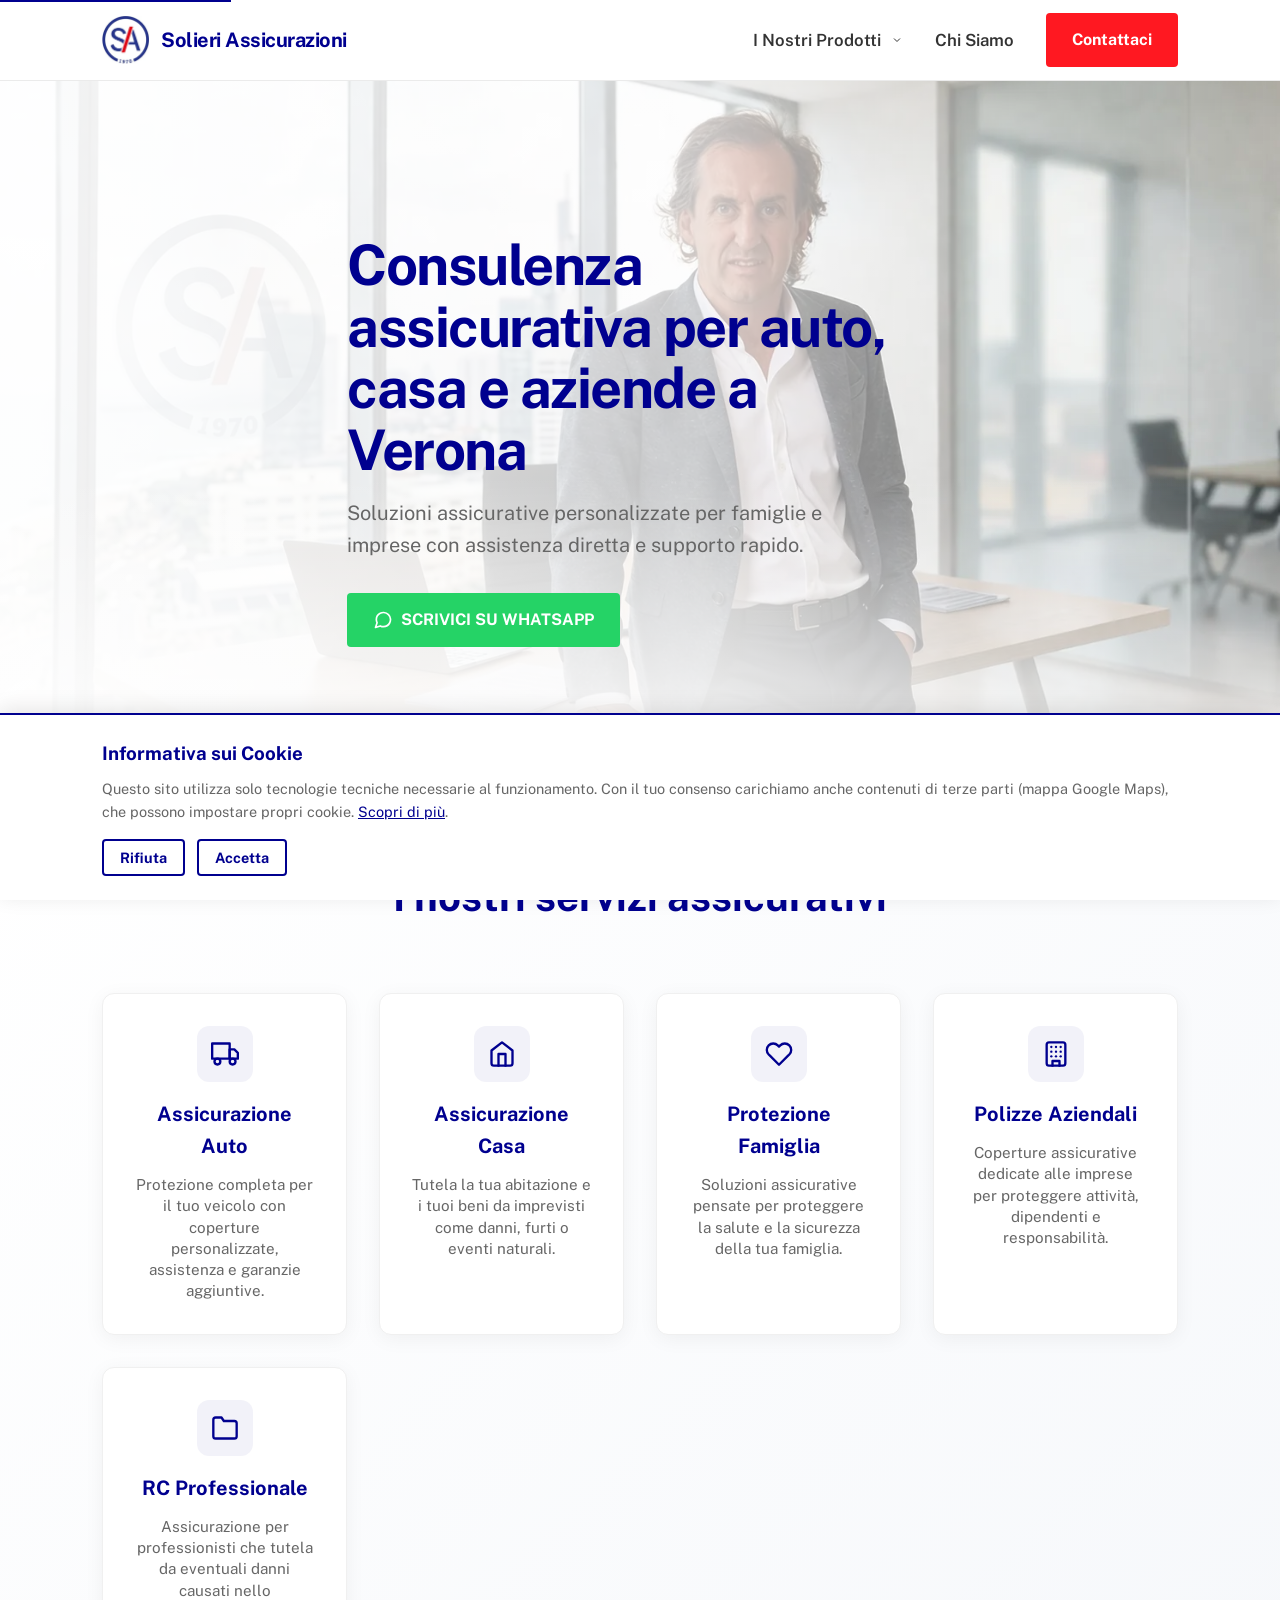
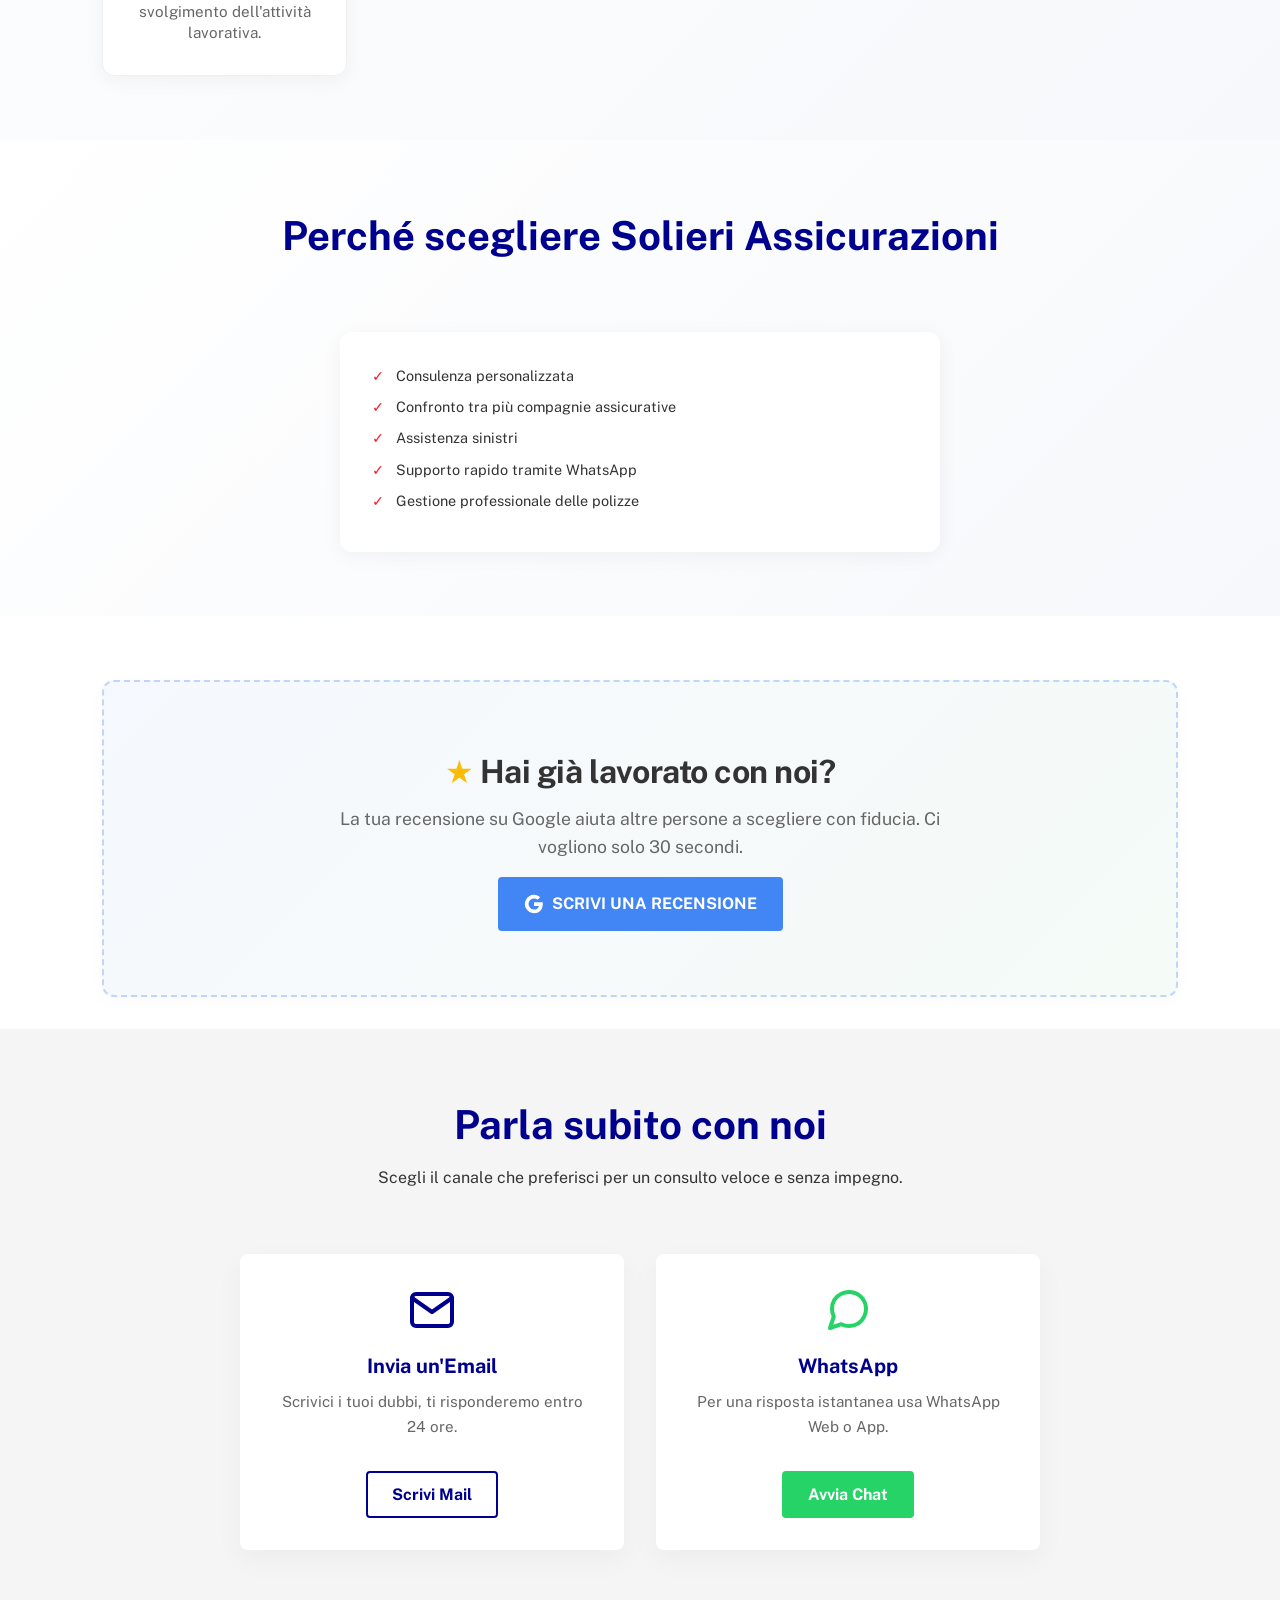
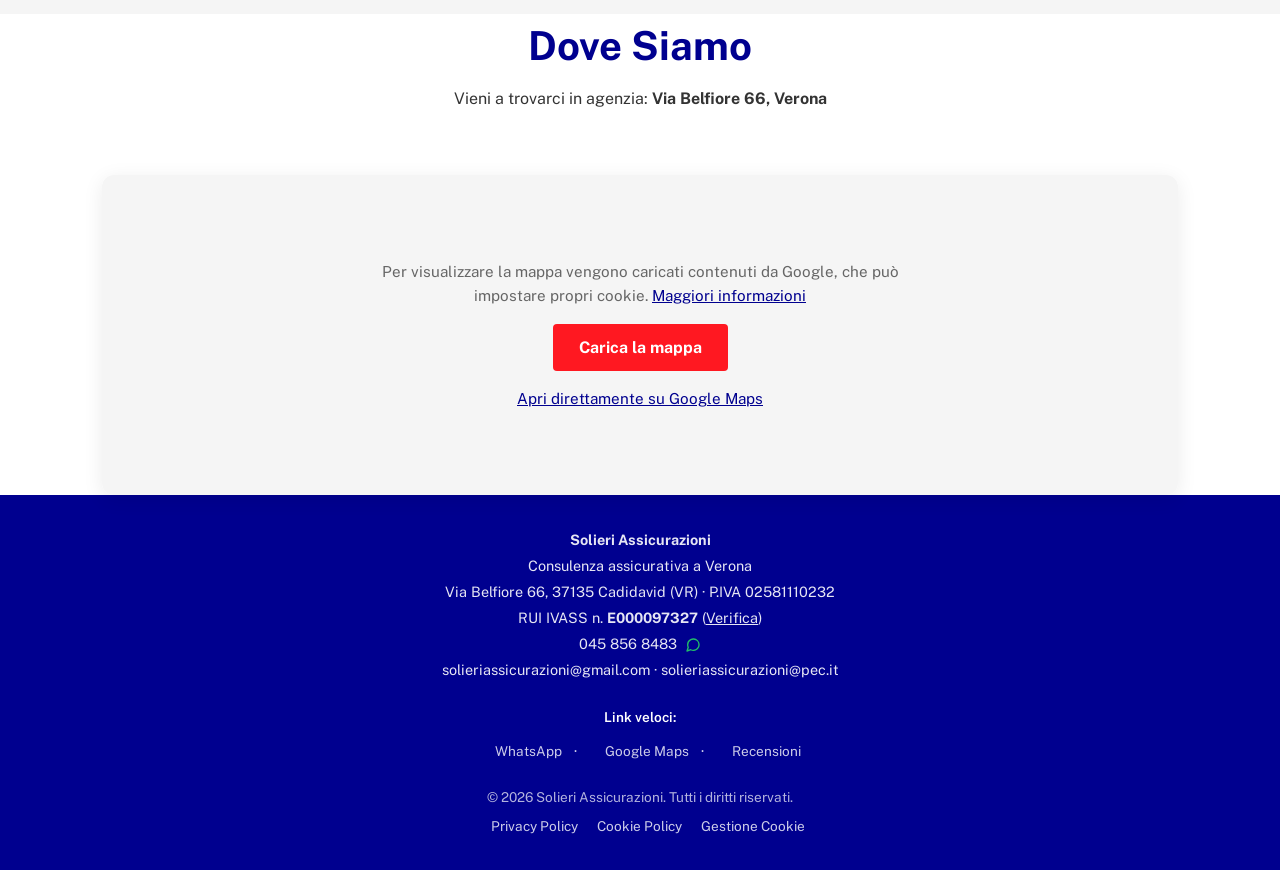
<file: index.html>
<!DOCTYPE html>
<html lang="it">

<head>
    <meta charset="UTF-8">
    <meta name="viewport" content="width=device-width, initial-scale=1.0">
    <title>Solieri Assicurazioni - Assicurazioni Auto, Casa e Aziende a Verona</title>
    <meta name="description"
        content="Solieri Assicurazioni offre consulenza per polizze auto, casa, famiglia e aziende a Verona. Contattaci per un preventivo o assistenza sulle tue polizze.">
    <meta name="robots" content="index, follow, max-image-preview:large">
    <meta name="theme-color" content="#00008f">
    <link rel="canonical" href="https://solieriassicurazioni.github.io/">

    <!-- Icone -->
    <link rel="icon" href="favicon.ico" sizes="any">
    <link rel="icon" type="image/png" sizes="32x32" href="assets/favicon-32.png">
    <link rel="apple-touch-icon" href="assets/apple-touch-icon.png">

    <!-- Open Graph / Social -->
    <meta property="og:type" content="website">
    <meta property="og:locale" content="it_IT">
    <meta property="og:site_name" content="Solieri Assicurazioni">
    <meta property="og:title" content="Solieri Assicurazioni - Assicurazioni Auto, Casa e Aziende a Verona">
    <meta property="og:description"
        content="Consulenza assicurativa per auto, casa, famiglia e aziende a Verona. Assistenza diretta e supporto rapido anche su WhatsApp.">
    <meta property="og:url" content="https://solieriassicurazioni.github.io/">
    <meta property="og:image" content="https://solieriassicurazioni.github.io/assets/og-image.jpg">
    <meta property="og:image:width" content="1200">
    <meta property="og:image:height" content="630">
    <meta property="og:image:alt" content="Solieri Assicurazioni, consulenza assicurativa a Verona">
    <meta name="twitter:card" content="summary_large_image">
    <meta name="twitter:title" content="Solieri Assicurazioni - Assicurazioni Auto, Casa e Aziende a Verona">
    <meta name="twitter:description"
        content="Consulenza assicurativa per auto, casa, famiglia e aziende a Verona.">
    <meta name="twitter:image" content="https://solieriassicurazioni.github.io/assets/og-image.jpg">

    <!-- Dati strutturati (SEO locale) -->
    <script type="application/ld+json">
    {
        "@context": "https://schema.org",
        "@type": "InsuranceAgency",
        "@id": "https://solieriassicurazioni.github.io/#agenzia",
        "name": "Solieri Assicurazioni",
        "alternateName": "Solieri Assicurazioni di Solieri Nicola",
        "description": "Consulenza assicurativa per auto, casa, famiglia, aziende e RC professionale a Verona.",
        "url": "https://solieriassicurazioni.github.io/",
        "logo": "https://solieriassicurazioni.github.io/assets/icon-512.png",
        "image": "https://solieriassicurazioni.github.io/assets/og-image.jpg",
        "telephone": "+39 045 856 8483",
        "email": "solieriassicurazioni@gmail.com",
        "vatID": "IT02581110232",
        "foundingDate": "1970",
        "address": {
            "@type": "PostalAddress",
            "streetAddress": "Via Belfiore 66",
            "addressLocality": "Cadidavid, Verona",
            "postalCode": "37135",
            "addressRegion": "VR",
            "addressCountry": "IT"
        },
        "geo": {
            "@type": "GeoCoordinates",
            "latitude": 45.3837509,
            "longitude": 10.9948099
        },
        "areaServed": { "@type": "City", "name": "Verona" },
        "sameAs": [
            "https://www.google.com/maps/place/Solieri+Assicurazioni+di+Solieri+Nicola/@45.3837509,10.9948099,17z"
        ],
        "contactPoint": {
            "@type": "ContactPoint",
            "telephone": "+39 045 856 8483",
            "contactType": "customer service",
            "availableLanguage": "it"
        }
    }
    </script>

    <!-- Hero: precarico dell'immagine ottimizzata -->
    <link rel="preload" as="image" href="assets/hero.webp" media="(min-width: 769px)">
    <link rel="preload" as="image" href="assets/hero-900.webp" media="(max-width: 768px)">

    <!-- Font ospitato in locale (nessuna richiesta a Google) -->
    <link rel="preload" href="assets/fonts/public-sans-latin.woff2" as="font" type="font/woff2" crossorigin>
    <link rel="stylesheet" href="assets/fonts/fonts.css">

    <link rel="stylesheet" href="style.css">
    <script src="script.js" defer></script>
</head>

<body>

    <!-- Hidden text for screen readers (skip link) -->
    <a href="#main-content" class="skip-link">Vai al contenuto principale</a>



    <header class="site-header">
        <div class="container header-container">
            <a href="#" class="brand-logo" aria-label="Home page Solieri Assicurazioni">
                <img src="assets/logo.webp" alt="" width="192" height="195" class="logo-img">
                <span class="logo-text">Solieri Assicurazioni</span>
            </a>
            <button class="menu-toggle" aria-label="Apri menu" aria-expanded="false" aria-controls="main-nav">
                <svg viewBox="0 0 24 24" fill="none" stroke="currentColor" stroke-width="2" stroke-linecap="round"
                    stroke-linejoin="round">
                    <line x1="3" y1="12" x2="21" y2="12"></line>
                    <line x1="3" y1="6" x2="21" y2="6"></line>
                    <line x1="3" y1="18" x2="21" y2="18"></line>
                </svg>
            </button>
            <nav aria-label="Navigazione principale" class="main-nav" id="main-nav">
                <div class="dropdown">
                    <button class="nav-link dropdown-btn" aria-expanded="false" aria-controls="products-menu">
                        <span class="nav-title">I Nostri Prodotti <svg aria-hidden="true" width="12"
                                height="12" viewBox="0 0 24 24" fill="none" stroke="currentColor" stroke-width="2">
                                <polyline points="6 9 12 15 18 9"></polyline>
                            </svg></span>
                    </button>
                    <div class="dropdown-content" id="products-menu">
                        <a href="#auto" class="dropdown-item">Assicurazione Auto</a>
                        <a href="#casa" class="dropdown-item">Assicurazione Casa</a>
                        <a href="#famiglia" class="dropdown-item">Protezione Famiglia</a>
                        <a href="#aziende" class="dropdown-item">Polizze Aziendali</a>
                        <a href="#rc" class="dropdown-item">Rc Professionale</a>
                    </div>
                </div>
                <a href="#why-us-section" class="nav-link">
                    <span class="nav-title">Chi Siamo</span>
                </a>
                <a href="#contact-section" class="btn btn-primary" aria-label="Richiedi informazioni">Contattaci</a>
            </nav>
        </div>
    </header>

    <main id="main-content">

        <!-- HERO SECTION -->
        <section class="hero observer-section">
            <div class="container hero-layout">
                <div class="hero-text fade-up">
                    <h1 class="hero-title">Consulenza assicurativa per auto, casa e aziende a Verona</h1>
                    <p class="hero-subtitle">Soluzioni assicurative personalizzate per famiglie e imprese con assistenza
                        diretta e supporto rapido.</p>
                    <!-- Valutazione Google: compare solo quando assets/reviews.json contiene dati -->
                    <a class="hero-rating" id="hero-rating" href="#reviews-section" hidden>
                        <span class="hero-rating-stars" aria-hidden="true">★★★★★</span>
                        <span id="hero-rating-text"></span>
                    </a>
                    <div class="hero-actions">
                        <a href="https://wa.me/390458568483" target="_blank" class="btn btn-primary bg-green btn-icon">
                            <svg viewBox="0 0 24 24" fill="none" class="icon-svg" width="20" height="20">
                                <path
                                    d="M21 11.5a8.38 8.38 0 01-.9 3.8 8.5 8.5 0 01-7.6 4.7 8.38 8.38 0 01-3.8-.9L3 21l1.9-5.7a8.38 8.38 0 01-.9-3.8 8.5 8.5 0 014.7-7.6 8.38 8.38 0 013.8-.9h.5a8.48 8.48 0 018 8v.5z"
                                    stroke="currentColor" stroke-width="2" stroke-linecap="round"
                                    stroke-linejoin="round" />
                            </svg>
                            SCRIVICI SU WHATSAPP
                        </a>
                    </div>
                </div>
            </div>
        </section>

        <!-- SERVIZI SECTION -->
        <section id="servizi-section" class="policies observer-section">
            <div class="container">
                <div class="policies-header fade-up">
                    <h2>I nostri servizi assicurativi</h2>
                </div>
                <div class="policies-grid policies-grid--services">
                    <div id="auto" class="policy-card fade-up delay-100 policy-card--center">
                        <div class="policy-icon">
                            <svg viewBox="0 0 24 24" fill="none" stroke="currentColor" stroke-width="2"
                                stroke-linecap="round" stroke-linejoin="round">
                                <rect x="1" y="3" width="15" height="13"></rect>
                                <polygon points="16 8 20 8 23 11 23 16 16 16 16 8"></polygon>
                                <circle cx="5.5" cy="18.5" r="2.5"></circle>
                                <circle cx="18.5" cy="18.5" r="2.5"></circle>
                            </svg>
                        </div>
                        <h3 class="policy-title">Assicurazione Auto</h3>
                        <p class="policy-text">
                            Protezione completa per il tuo veicolo con coperture personalizzate, assistenza e garanzie
                            aggiuntive.</p>
                    </div>
                    <div id="casa" class="policy-card fade-up delay-200 policy-card--center">
                        <div class="policy-icon">
                            <svg viewBox="0 0 24 24" fill="none" stroke="currentColor" stroke-width="2"
                                stroke-linecap="round" stroke-linejoin="round">
                                <path d="M3 9l9-7 9 7v11a2 2 0 0 1-2 2H5a2 2 0 0 1-2-2z"></path>
                                <polyline points="9 22 9 12 15 12 15 22"></polyline>
                            </svg>
                        </div>
                        <h3 class="policy-title">Assicurazione Casa</h3>
                        <p class="policy-text">
                            Tutela la tua abitazione e i tuoi beni da imprevisti come danni, furti o eventi naturali.
                        </p>
                    </div>
                    <div id="famiglia" class="policy-card fade-up delay-300 policy-card--center">
                        <div class="policy-icon">
                            <svg viewBox="0 0 24 24" fill="none" stroke="currentColor" stroke-width="2"
                                stroke-linecap="round" stroke-linejoin="round">
                                <path
                                    d="M20.84 4.61a5.5 5.5 0 0 0-7.78 0L12 5.67l-1.06-1.06a5.5 5.5 0 0 0-7.78 7.78l1.06 1.06L12 21.23l7.78-7.78 1.06-1.06a5.5 5.5 0 0 0 0-7.78z">
                                </path>
                            </svg>
                        </div>
                        <h3 class="policy-title">Protezione Famiglia</h3>
                        <p class="policy-text">
                            Soluzioni assicurative pensate per proteggere la salute e la sicurezza della tua famiglia.
                        </p>
                    </div>
                    <div id="aziende" class="policy-card fade-up delay-400 policy-card--center">
                        <div class="policy-icon">
                            <svg viewBox="0 0 24 24" fill="none" stroke="currentColor" stroke-width="2"
                                stroke-linecap="round" stroke-linejoin="round">
                                <rect x="4" y="2" width="16" height="20" rx="2" ry="2"></rect>
                                <path d="M9 22v-4h6v4"></path>
                                <path d="M8 6h.01"></path>
                                <path d="M16 6h.01"></path>
                                <path d="M12 6h.01"></path>
                                <path d="M12 10h.01"></path>
                                <path d="M12 14h.01"></path>
                                <path d="M16 10h.01"></path>
                                <path d="M16 14h.01"></path>
                                <path d="M8 10h.01"></path>
                                <path d="M8 14h.01"></path>
                            </svg>
                        </div>
                        <h3 class="policy-title">Polizze Aziendali</h3>
                        <p class="policy-text">
                            Coperture assicurative dedicate alle imprese per proteggere attività, dipendenti e
                            responsabilità.</p>
                    </div>
                    <div id="rc" class="policy-card fade-up delay-500 policy-card--center">
                        <div class="policy-icon">
                            <svg viewBox="0 0 24 24" fill="none" stroke="currentColor" stroke-width="2"
                                stroke-linecap="round" stroke-linejoin="round">
                                <path d="M22 19a2 2 0 0 1-2 2H4a2 2 0 0 1-2-2V5a2 2 0 0 1 2-2h5l2 3h9a2 2 0 0 1 2 2z">
                                </path>
                            </svg>
                        </div>
                        <h3 class="policy-title">RC Professionale</h3>
                        <p class="policy-text">
                            Assicurazione per professionisti che tutela da eventuali danni causati nello svolgimento
                            dell'attività lavorativa.</p>
                    </div>
                </div>
            </div>
        </section>

        <!-- WHY CHOOSE US SECTION -->
        <section id="why-us-section" class="policies observer-section bg-light">
            <div class="container">
                <div class="policies-header fade-up">
                    <h2>Perché scegliere Solieri Assicurazioni</h2>
                </div>
                <div class="fade-up delay-100 why-box">
                    <ul class="policy-features policy-features--lg">
                        <li>Consulenza personalizzata</li>
                        <li>Confronto tra più compagnie assicurative</li>
                        <li>Assistenza sinistri</li>
                        <li>Supporto rapido tramite WhatsApp</li>
                        <li>Gestione professionale delle polizze</li>
                    </ul>
                </div>
            </div>
        </section>

        <!-- RECENSIONI GOOGLE (caricate da assets/reviews.json; la sezione resta nascosta finché non ci sono dati) -->
        <section id="reviews-section" class="reviews observer-section" hidden>
            <div class="container">
                <div class="policies-header fade-up">
                    <h2>Cosa Dicono i Nostri Clienti</h2>
                    <p class="reviews-summary" id="reviews-summary"></p>
                </div>
                <div class="reviews-carousel fade-up delay-200" role="region" aria-roledescription="carosello"
                    aria-label="Recensioni Google">
                    <button class="carousel-btn prev" aria-label="Recensione precedente">&#10094;</button>
                    <div class="carousel-track-container">
                        <ul class="carousel-track" id="reviews-track"></ul>
                    </div>
                    <button class="carousel-btn next" aria-label="Recensione successiva">&#10095;</button>
                </div>
                <div class="carousel-nav fade-up delay-300" id="reviews-dots"></div>
                <p class="reviews-credit">Recensioni pubblicate su Google &middot; <a id="reviews-all"
                        href="https://www.google.com/maps/place/Solieri+Assicurazioni+di+Solieri+Nicola/@45.3837509,10.9948099,17z/data=!4m8!3m7!1s0x477f608af58a26b1:0xb82ae75795a6b2fa!8m2!3d45.3837509!4d10.9948099!9m1!1b1!16s%2Fg%2F12hk3jz4g" target="_blank" rel="noopener noreferrer">Leggi tutte le recensioni</a></p>
            </div>
        </section>

        <!-- INVITO A RECENSIRE SU GOOGLE -->
        <section class="review-promo observer-section">
            <div class="container">
                <div class="review-box fade-up">
                    <div class="review-content">
                        <h2><span class="star-gold">★</span> Hai già lavorato con noi?</h2>
                        <p>La tua recensione su Google aiuta altre persone a scegliere con fiducia. Ci vogliono solo 30
                            secondi.</p>
                        <a id="review-write" href="https://www.google.com/maps/place/Solieri+Assicurazioni+di+Solieri+Nicola/@45.3837509,10.9948099,17z/data=!4m8!3m7!1s0x477f608af58a26b1:0xb82ae75795a6b2fa!8m2!3d45.3837509!4d10.9948099!9m1!1b1!16s%2Fg%2F12hk3jz4g" target="_blank" rel="noopener noreferrer"
                            class="btn btn-primary btn-google">
                            <svg viewBox="0 0 24 24" width="20" height="20" aria-hidden="true">
                                <path
                                    d="M22.56 12.25c0-.78-.07-1.53-.2-2.25H12v4.26h5.92c-.26 1.37-1.04 2.53-2.21 3.31v2.77h3.57c2.08-1.92 3.28-4.74 3.28-8.09z"
                                    fill="#fff" />
                                <path
                                    d="M12 23c2.97 0 5.46-.98 7.28-2.66l-3.57-2.77c-.98.66-2.23 1.06-3.71 1.06-2.86 0-5.29-1.93-6.16-4.53H2.18v2.84C3.99 20.53 7.7 23 12 23z"
                                    fill="#fff" />
                                <path
                                    d="M5.84 14.09c-.22-.66-.35-1.36-.35-2.09s.13-1.43.35-2.09V7.07H2.18C1.43 8.55 1 10.22 1 12s.43 3.45 1.18 4.93l2.85-2.22.81-.62z"
                                    fill="#fff" />
                                <path
                                    d="M12 5.38c1.62 0 3.06.56 4.21 1.64l3.15-3.15C17.45 2.09 14.97 1 12 1 7.7 1 3.99 3.47 2.18 7.07l3.66 2.84c.87-2.6 3.3-4.53 6.16-4.53z"
                                    fill="#fff" />
                            </svg>
                            SCRIVI UNA RECENSIONE
                        </a>
                    </div>
                </div>
            </div>
        </section>

        <!-- CONTACT SECTION -->
        <section id="contact-section" class="contact observer-section bg-light">
            <div class="container">
                <div class="contact-header fade-up">
                    <h2>Parla subito con noi</h2>
                    <p>Scegli il canale che preferisci per un consulto veloce e senza impegno.</p>
                </div>

                <div class="contact-methods fade-up delay-200">

                    <!-- Email Action -->
                    <div class="contact-card">
                        <div class="card-icon" aria-hidden="true">
                            <svg viewBox="0 0 24 24" fill="none" class="icon-svg">
                                <path d="M4 4h16c1.1 0 2 .9 2 2v12c0 1.1-.9 2-2 2H4c-1.1 0-2-.9-2-2V6c0-1.1.9-2 2-2z"
                                    stroke="currentColor" stroke-width="2" stroke-linecap="round"
                                    stroke-linejoin="round" />
                                <path d="M22 6l-10 7L2 6" stroke="currentColor" stroke-width="2" stroke-linecap="round"
                                    stroke-linejoin="round" />
                            </svg>
                        </div>
                        <h3>Invia un'Email</h3>
                        <p>Scrivici i tuoi dubbi, ti risponderemo entro 24 ore.</p>
                        <button class="btn btn-outline" id="btn-email"
                            aria-label="Scrivi una mail alla nostra agenzia">Scrivi Mail</button>
                    </div>

                    <!-- WhatsApp Action -->
                    <div class="contact-card">
                        <div class="card-icon text-green" aria-hidden="true">
                            <svg viewBox="0 0 24 24" fill="none" class="icon-svg">
                                <path
                                    d="M21 11.5a8.38 8.38 0 01-.9 3.8 8.5 8.5 0 01-7.6 4.7 8.38 8.38 0 01-3.8-.9L3 21l1.9-5.7a8.38 8.38 0 01-.9-3.8 8.5 8.5 0 014.7-7.6 8.38 8.38 0 013.8-.9h.5a8.48 8.48 0 018 8v.5z"
                                    stroke="currentColor" stroke-width="2" stroke-linecap="round"
                                    stroke-linejoin="round" />
                            </svg>
                        </div>
                        <h3>WhatsApp</h3>
                        <p>Per una risposta istantanea usa WhatsApp Web o App.</p>
                        <button class="btn btn-primary bg-green" id="btn-wa"
                            aria-label="Avvia una chat WhatsApp con l'agenzia">Avvia Chat</button>
                    </div>

                </div>
            </div>
        </section>

        <!-- DOVE SIAMO SECTION -->
        <section id="map-section" class="map observer-section">
            <div class="container">
                <div class="contact-header fade-up">
                    <h2>Dove Siamo</h2>
                    <p>Vieni a trovarci in agenzia: <strong>Via Belfiore 66, Verona</strong></p>
                </div>
                <div class="map-container fade-up delay-200 map-box">
                    <!-- La mappa (Google, terza parte) si carica solo dopo consenso o clic dell'utente -->
                    <div id="map-placeholder" class="map-placeholder">
                        <p>Per visualizzare la mappa vengono caricati contenuti da Google, che può impostare propri
                            cookie. <a href="cookie-policy.html">Maggiori informazioni</a></p>
                        <button type="button" id="map-load" class="btn btn-primary">Carica la mappa</button>
                        <p class="map-fallback"><a
                                href="https://www.google.com/maps/place/Solieri+Assicurazioni+di+Solieri+Nicola/@45.3837509,10.9948099,17z"
                                target="_blank" rel="noopener">Apri direttamente su Google Maps</a></p>
                    </div>
                    <iframe id="map-frame" hidden
                        data-src="https://maps.google.com/maps?q=Solieri%20Assicurazioni,%20Via%20Belfiore%2066,%20Cadidavid&t=&z=15&ie=UTF8&iwloc=&output=embed"
                        width="100%" height="450" allowfullscreen="" loading="lazy"
                        referrerpolicy="no-referrer-when-downgrade"
                        title="Mappa Google Maps di Solieri Assicurazioni"></iframe>
                </div>
            </div>
        </section>

    </main>

    <footer class="site-footer">
        <div class="container footer-content footer-stack">
            <div class="footer-address">
                <strong>Solieri Assicurazioni</strong><br>
                Consulenza assicurativa a Verona<br>
                Via Belfiore 66, 37135 Cadidavid (VR) &middot; P.IVA 02581110232<br>
                RUI IVASS n. <strong>E000097327</strong> (<a class="link-white-underline" href="https://ruipubblico.ivass.it/rui-pubblica/ng/#/home"
                    target="_blank" rel="noopener">Verifica</a>)<br>
                045 856 8483 <span class="footer-wa-icon" title="Disponibile su WhatsApp"><svg
                        viewBox="0 0 24 24" fill="none" width="16" height="16">
                        <path
                            d="M21 11.5a8.38 8.38 0 01-.9 3.8 8.5 8.5 0 01-7.6 4.7 8.38 8.38 0 01-3.8-.9L3 21l1.9-5.7a8.38 8.38 0 01-.9-3.8 8.5 8.5 0 014.7-7.6 8.38 8.38 0 013.8-.9h.5a8.48 8.48 0 018 8v.5z"
                            stroke="currentColor" stroke-width="2" stroke-linecap="round" stroke-linejoin="round" />
                    </svg></span><br>
                <a class="link-white" href="mailto:solieriassicurazioni@gmail.com">solieriassicurazioni@gmail.com</a> &middot; <a class="link-white"
                    href="mailto:solieriassicurazioni@pec.it">solieriassicurazioni@pec.it</a>
            </div>

            <div class="footer-links">
                <div class="footer-heading">Link veloci:</div>
                <div class="footer-quicklinks">
                    <a href="https://wa.me/390458568483" target="_blank" rel="noopener">WhatsApp</a> &middot;
                    <a href="https://www.google.com/maps/place/Solieri+Assicurazioni+di+Solieri+Nicola/@45.3837509,10.9948099,17z/data=!4m8!3m7!1s0x477f608af58a26b1:0xb82ae75795a6b2fa!8m2!3d45.3837509!4d10.9948099!9m1!1b1!16s%2Fg%2F12hk3jz4g?entry=ttu&g_ep=EgoyMDI2MDMyMy4xIKXMDSoASAFQAw%3D%3D"
                        target="_blank" rel="noopener">Google Maps</a> &middot;
                    <a href="https://www.google.com/maps/place/Solieri+Assicurazioni+di+Solieri+Nicola/@45.3837509,10.9948099,17z/data=!4m8!3m7!1s0x477f608af58a26b1:0xb82ae75795a6b2fa!8m2!3d45.3837509!4d10.9948099!9m1!1b1!16s%2Fg%2F12hk3jz4g?entry=ttu&g_ep=EgoyMDI2MDMyMy4xIKXMDSoASAFQAw%3D%3D"
                        target="_blank" rel="noopener">Recensioni</a>
                </div>
                <div class="footer-copy">&copy; 2026 Solieri Assicurazioni. Tutti i diritti
                    riservati.</div>
                <div>
                    <a href="privacy-policy.html">Privacy Policy</a>
                    <a href="cookie-policy.html">Cookie Policy</a>
                    <a href="#" id="open-cookie-settings">Gestione Cookie</a>
                </div>
            </div>
        </div>
    </footer>

    <!-- COOKIE BANNER -->
    <div id="cookie-banner" class="cookie-banner">
        <div class="container cookie-inner">
            <div>
                <h3 class="cookie-title">Informativa sui Cookie</h3>
                <p class="cookie-text">Questo sito utilizza solo
                    tecnologie tecniche necessarie al funzionamento. Con il tuo consenso carichiamo anche contenuti di
                    terze parti (mappa Google Maps), che possono impostare propri cookie. <a class="cookie-link"
                        href="cookie-policy.html">Scopri di
                        più</a>.</p>
            </div>
            <div class="cookie-actions">
                <button id="cookie-reject-optional" class="btn btn-outline btn-compact">Rifiuta</button>
                <button id="cookie-accept-all" class="btn btn-outline btn-compact">Accetta</button>
            </div>
        </div>
    </div>

</body>

</html>
</file>
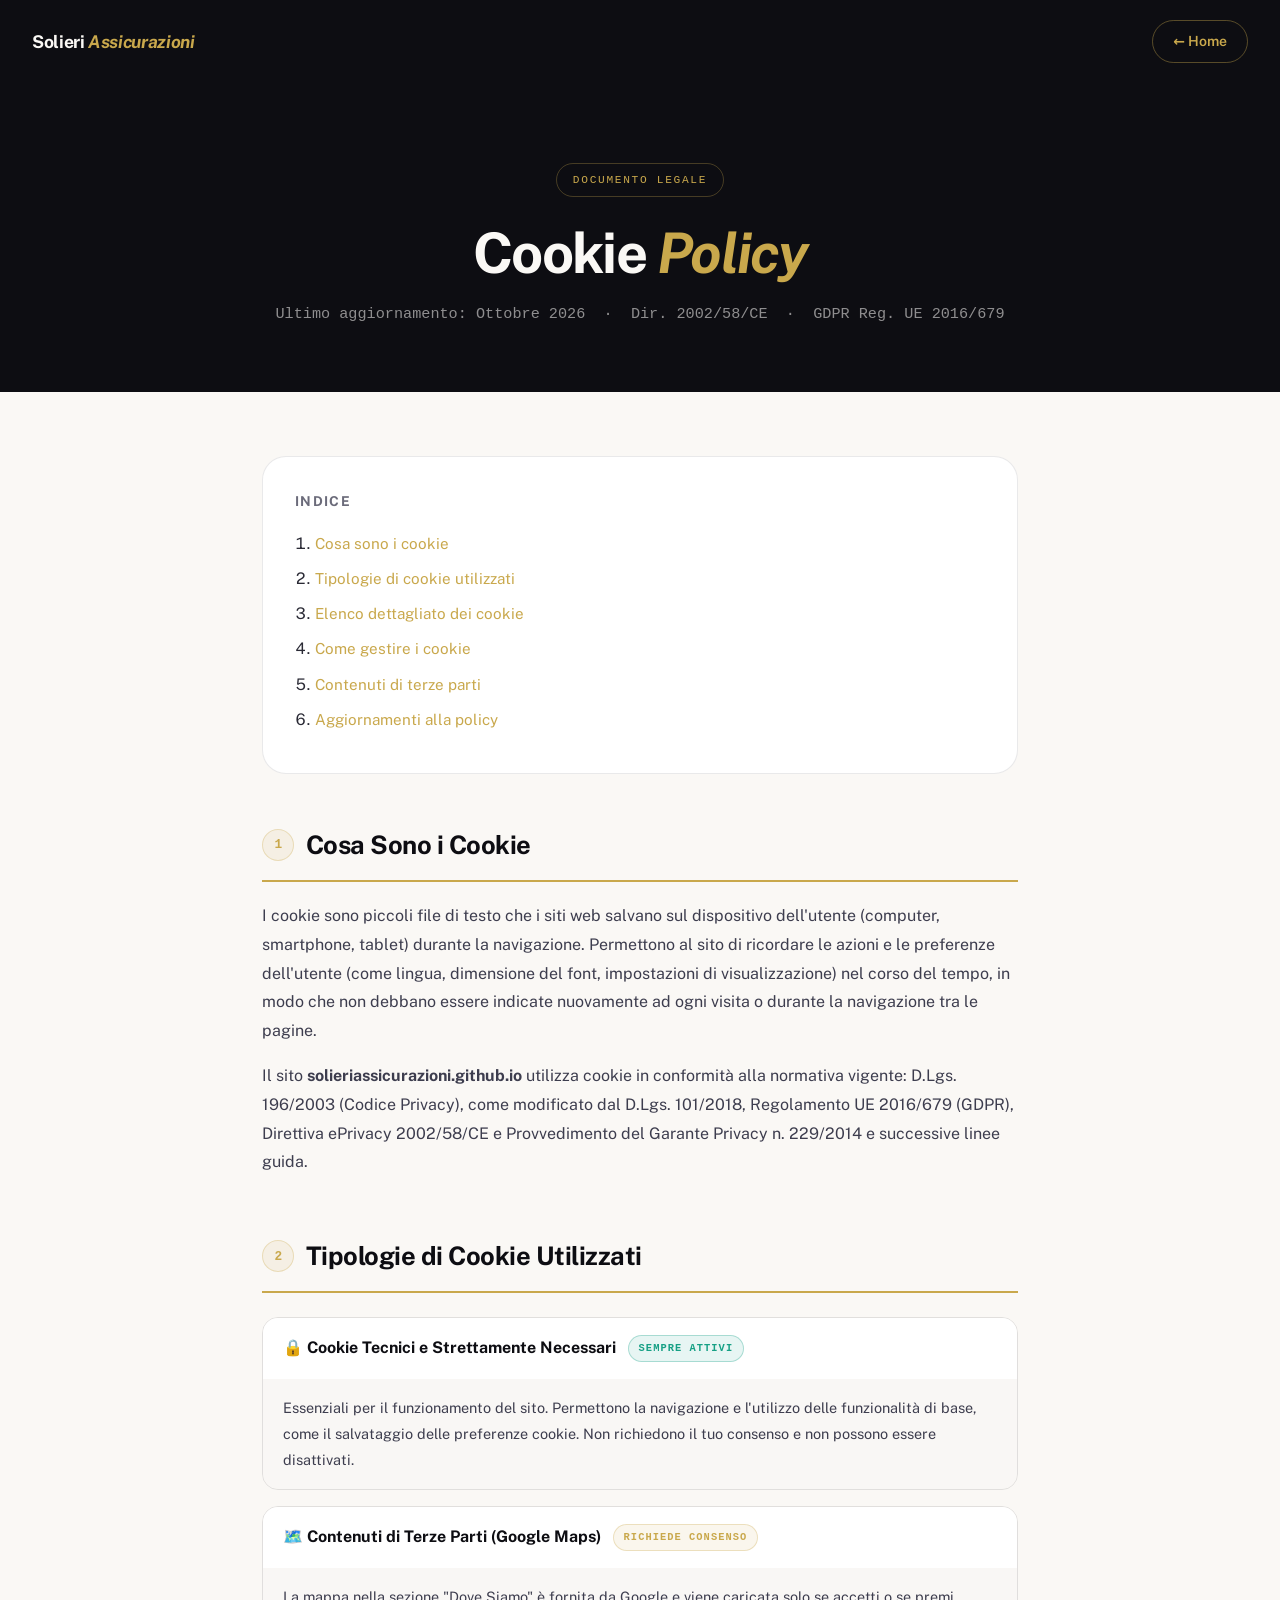
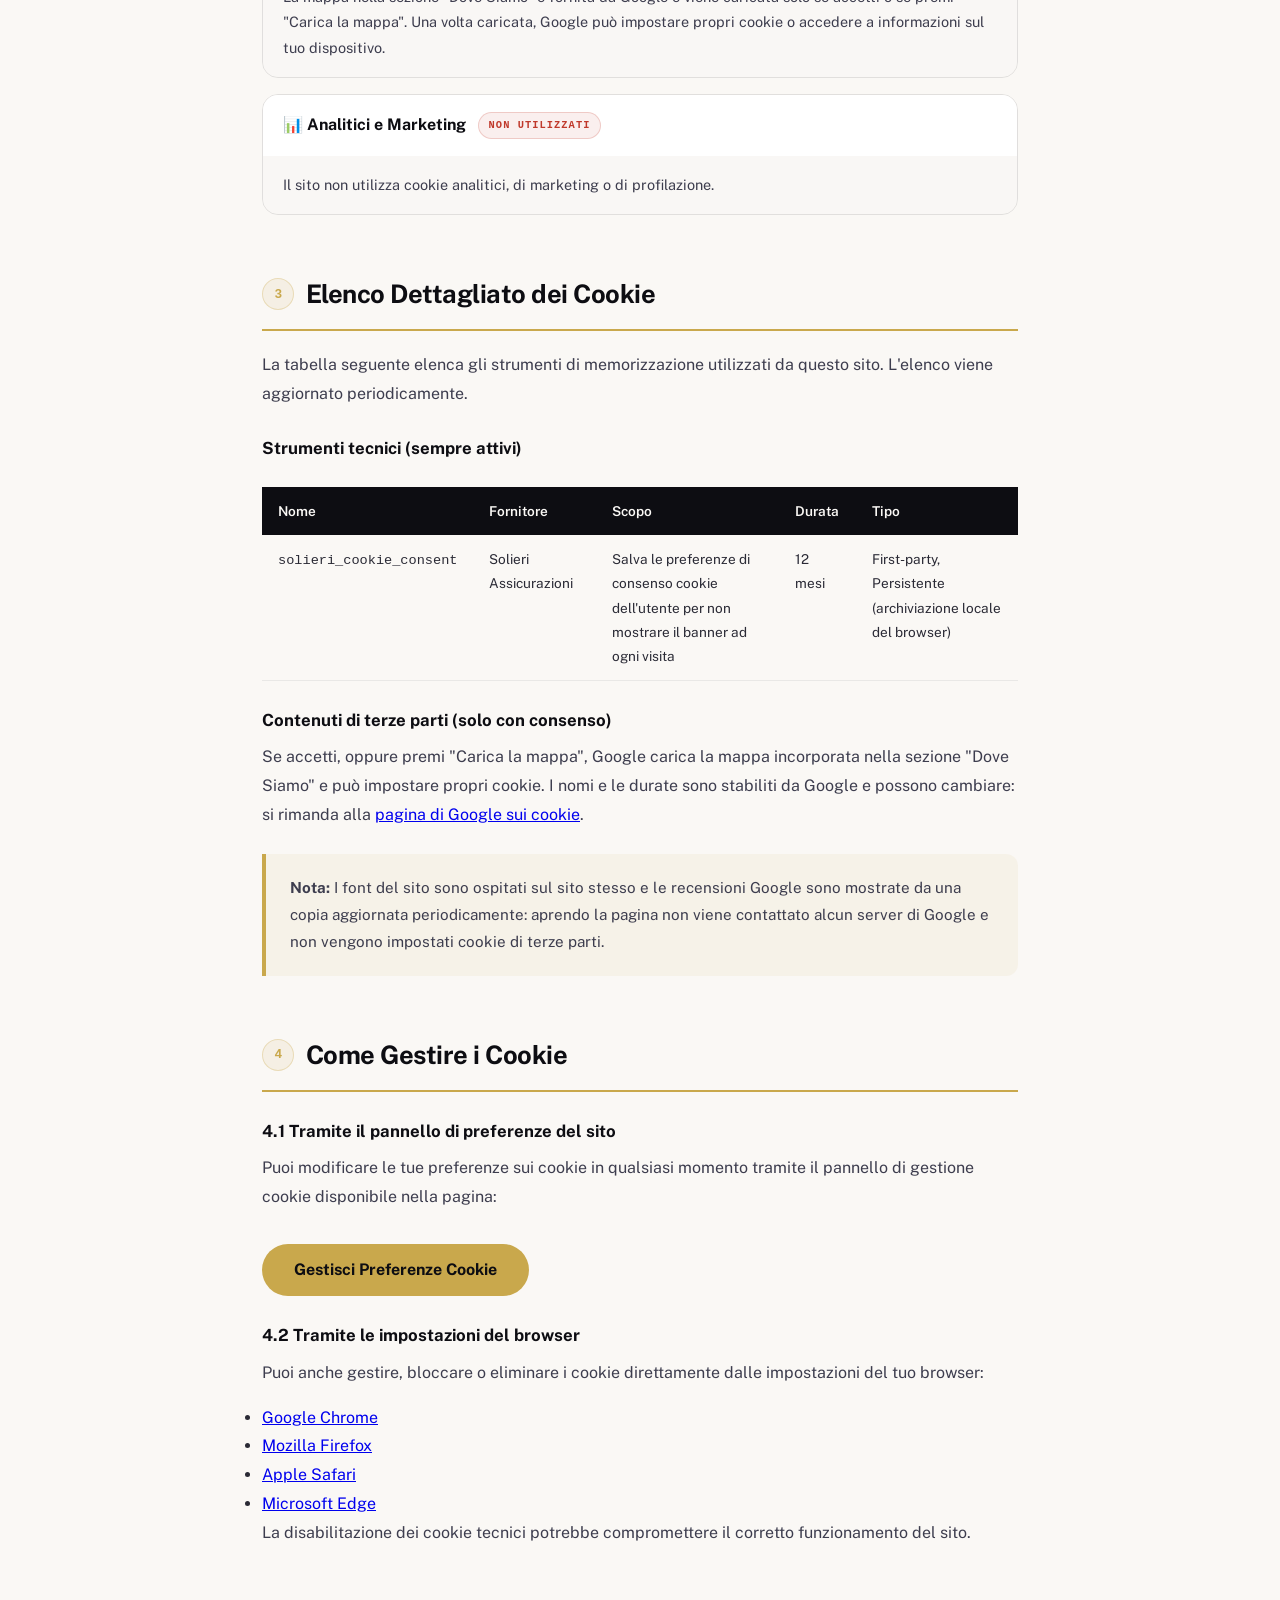
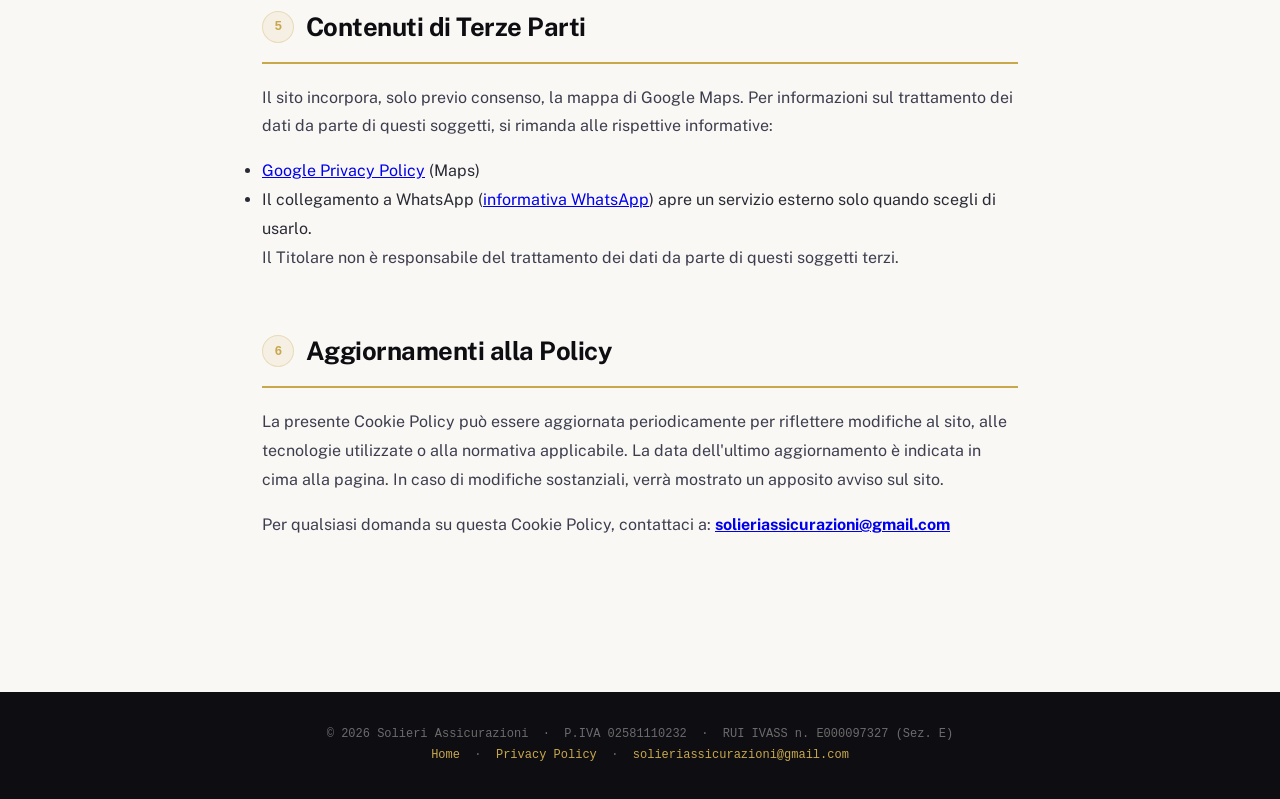
<file: cookie-policy.html>
<!DOCTYPE html>
<html lang="it">

<head>
    <meta charset="UTF-8">
    <meta name="viewport" content="width=device-width, initial-scale=1.0">
    <title>Cookie Policy | Solieri Assicurazioni</title>
    <meta name="description"
        content="Informativa sull'uso dei cookie sul sito di Solieri Assicurazioni. Scopri quali cookie utilizziamo e come gestire le tue preferenze.">
    <meta name="robots" content="index, follow">

    <link rel="stylesheet" href="assets/fonts/fonts.css">

    <style>
        :root {
            --primary: #0D0D12;
            --accent: #C9A84C;
            --bg: #FAF8F5;
            --darktext: #2A2A35;
            --muted: #6B6B7A;
        }

        *,
        *::before,
        *::after {
            box-sizing: border-box;
            margin: 0;
            padding: 0;
        }

        html {
            scroll-behavior: smooth;
        }

        body {
            font-family: 'Public Sans', system-ui, -apple-system, sans-serif;
            background: var(--bg);
            color: var(--darktext);
            line-height: 1.8;
            font-size: 16px;
        }

        .top-bar {
            background: var(--primary);
            padding: 1.25rem 2rem;
            display: flex;
            align-items: center;
            justify-content: space-between;
            position: sticky;
            top: 0;
            z-index: 100;
        }

        .logo {
            font-weight: 800;
            color: var(--bg);
            font-size: 1.1rem;
            text-decoration: none;
            letter-spacing: -0.02em;
        }

        .logo span {
            color: var(--accent);
            font-family: 'Public Sans', system-ui, -apple-system, sans-serif;
            font-style: italic;
        }

        .back-link {
            color: var(--accent);
            text-decoration: none;
            font-size: 0.875rem;
            font-weight: 600;
            border: 1px solid rgba(201, 168, 76, 0.4);
            padding: 0.5rem 1.25rem;
            border-radius: 999px;
            transition: background 0.2s;
        }

        .back-link:hover {
            background: rgba(201, 168, 76, 0.1);
        }

        .hero-legal {
            background: var(--primary);
            padding: 5rem 2rem 4rem;
            text-align: center;
        }

        .hero-legal .badge {
            display: inline-block;
            font-family: ui-monospace, 'Cascadia Mono', Consolas, Menlo, monospace;
            font-size: 0.7rem;
            text-transform: uppercase;
            letter-spacing: 0.15em;
            color: var(--accent);
            border: 1px solid rgba(201, 168, 76, 0.3);
            padding: 0.35rem 1rem;
            border-radius: 999px;
            margin-bottom: 1.5rem;
        }

        .hero-legal h1 {
            font-size: clamp(2rem, 5vw, 3.5rem);
            font-weight: 800;
            color: var(--bg);
            letter-spacing: -0.03em;
            line-height: 1.15;
        }

        .hero-legal h1 em {
            font-family: 'Public Sans', system-ui, -apple-system, sans-serif;
            font-style: italic;
            color: var(--accent);
        }

        .hero-legal .subtitle {
            color: rgba(250, 248, 245, 0.55);
            margin-top: 1rem;
            font-size: 0.95rem;
            font-family: ui-monospace, 'Cascadia Mono', Consolas, Menlo, monospace;
        }

        .container {
            max-width: 820px;
            margin: 0 auto;
            padding: 4rem 2rem 6rem;
        }

        .toc {
            background: white;
            border: 1px solid rgba(42, 42, 53, 0.1);
            border-radius: 1.5rem;
            padding: 2rem;
            margin-bottom: 3rem;
        }

        .toc h2 {
            font-size: 0.85rem;
            text-transform: uppercase;
            letter-spacing: 0.1em;
            color: var(--muted);
            margin-bottom: 1rem;
        }

        .toc ol {
            padding-left: 1.25rem;
            color: var(--darktext);
        }

        .toc li {
            margin-bottom: 0.4rem;
        }

        .toc a {
            color: var(--accent);
            text-decoration: none;
            font-size: 0.95rem;
        }

        .toc a:hover {
            text-decoration: underline;
        }

        .doc-section {
            margin-bottom: 3.5rem;
        }

        .doc-section h2 {
            font-size: 1.6rem;
            font-weight: 800;
            color: var(--primary);
            letter-spacing: -0.02em;
            margin-bottom: 1.25rem;
            padding-bottom: 0.75rem;
            border-bottom: 2px solid var(--accent);
            display: flex;
            align-items: center;
            gap: 0.75rem;
        }

        .doc-section h2 .num {
            font-family: ui-monospace, 'Cascadia Mono', Consolas, Menlo, monospace;
            font-size: 0.8rem;
            color: var(--accent);
            background: rgba(201, 168, 76, 0.1);
            border: 1px solid rgba(201, 168, 76, 0.3);
            width: 2rem;
            height: 2rem;
            border-radius: 50%;
            display: flex;
            align-items: center;
            justify-content: center;
            flex-shrink: 0;
        }

        .doc-section h3 {
            font-size: 1.05rem;
            font-weight: 700;
            color: var(--primary);
            margin: 1.5rem 0 0.5rem;
        }

        .doc-section p {
            margin-bottom: 1rem;
            color: #3D3D4E;
        }

        /* Cookie Category Cards */
        .cookie-categories {
            display: flex;
            flex-direction: column;
            gap: 1rem;
            margin: 1.5rem 0;
        }

        .cookie-card {
            border: 1px solid rgba(42, 42, 53, 0.12);
            border-radius: 1rem;
            overflow: hidden;
        }

        .cookie-card-header {
            display: flex;
            align-items: center;
            justify-content: space-between;
            padding: 1rem 1.25rem;
            background: white;
            cursor: default;
        }

        .cookie-card-title {
            display: flex;
            align-items: center;
            gap: 0.75rem;
            font-weight: 700;
            color: var(--primary);
        }

        .cookie-badge {
            font-family: ui-monospace, 'Cascadia Mono', Consolas, Menlo, monospace;
            font-size: 0.65rem;
            text-transform: uppercase;
            letter-spacing: 0.1em;
            padding: 0.2rem 0.6rem;
            border-radius: 999px;
        }

        .badge-required {
            background: rgba(22, 160, 133, 0.1);
            color: #16a085;
            border: 1px solid rgba(22, 160, 133, 0.3);
        }

        .badge-optional {
            background: rgba(201, 168, 76, 0.1);
            color: var(--accent);
            border: 1px solid rgba(201, 168, 76, 0.3);
        }

        .badge-marketing {
            background: rgba(192, 57, 43, 0.08);
            color: #c0392b;
            border: 1px solid rgba(192, 57, 43, 0.2);
        }

        .cookie-card-body {
            padding: 1rem 1.25rem;
            background: rgba(250, 248, 245, 0.5);
            font-size: 0.9rem;
            color: #3D3D4E;
        }

        table {
            width: 100%;
            border-collapse: collapse;
            margin: 1.5rem 0;
            font-size: 0.85rem;
            overflow-x: auto;
            display: block;
        }

        th {
            background: var(--primary);
            color: var(--bg);
            padding: 0.75rem 1rem;
            text-align: left;
            font-weight: 600;
            white-space: nowrap;
        }

        td {
            padding: 0.7rem 1rem;
            border-bottom: 1px solid rgba(42, 42, 53, 0.08);
            vertical-align: top;
        }

        tr:nth-child(even) td {
            background: rgba(42, 42, 53, 0.03);
        }

        .highlight-box {
            background: rgba(201, 168, 76, 0.08);
            border-left: 4px solid var(--accent);
            border-radius: 0 0.75rem 0.75rem 0;
            padding: 1.25rem 1.5rem;
            margin: 1.5rem 0;
        }

        .highlight-box p {
            margin: 0;
            font-size: 0.95rem;
        }

        .manage-btn {
            display: inline-block;
            margin-top: 1rem;
            background: var(--accent);
            color: var(--primary);
            font-weight: 700;
            padding: 0.75rem 2rem;
            border-radius: 999px;
            text-decoration: none;
            transition: opacity 0.2s;
        }

        .manage-btn:hover {
            opacity: 0.85;
        }

        footer.legal-footer {
            background: var(--primary);
            color: rgba(250, 248, 245, 0.4);
            text-align: center;
            padding: 2rem;
            font-family: ui-monospace, 'Cascadia Mono', Consolas, Menlo, monospace;
            font-size: 0.75rem;
        }

        footer.legal-footer a {
            color: var(--accent);
            text-decoration: none;
        }
    </style>
</head>

<body>

    <nav class="top-bar" role="navigation" aria-label="Navigazione principale">
        <a href="index.html" class="logo" aria-label="Torna alla homepage di Solieri Assicurazioni">
            Solieri <span>Assicurazioni</span>
        </a>
        <a href="index.html" class="back-link" aria-label="Torna alla home">← Home</a>
    </nav>

    <header class="hero-legal" role="banner">
        <div class="badge">Documento Legale</div>
        <h1>Cookie <em>Policy</em></h1>
        <p class="subtitle">Ultimo aggiornamento: Ottobre 2026 &nbsp;·&nbsp; Dir. 2002/58/CE &nbsp;·&nbsp; GDPR Reg. UE
            2016/679</p>
    </header>

    <main class="container" id="main-content">

        <nav class="toc" aria-label="Indice del documento">
            <h2>Indice</h2>
            <ol>
                <li><a href="#cosa-sono">Cosa sono i cookie</a></li>
                <li><a href="#tipologie">Tipologie di cookie utilizzati</a></li>
                <li><a href="#elenco">Elenco dettagliato dei cookie</a></li>
                <li><a href="#gestione">Come gestire i cookie</a></li>
                <li><a href="#terze-parti">Contenuti di terze parti</a></li>
                <li><a href="#aggiornamenti">Aggiornamenti alla policy</a></li>
            </ol>
        </nav>

        <!-- 1 -->
        <section class="doc-section" id="cosa-sono">
            <h2><span class="num">1</span> Cosa Sono i Cookie</h2>
            <p>I cookie sono piccoli file di testo che i siti web salvano sul dispositivo dell'utente (computer,
                smartphone, tablet) durante la navigazione. Permettono al sito di ricordare le azioni e le preferenze
                dell'utente (come lingua, dimensione del font, impostazioni di visualizzazione) nel corso del tempo, in
                modo che non debbano essere indicate nuovamente ad ogni visita o durante la navigazione tra le pagine.
            </p>
            <p>Il sito <strong>solieriassicurazioni.github.io</strong> utilizza cookie in conformità alla normativa vigente:
                D.Lgs. 196/2003 (Codice Privacy), come modificato dal D.Lgs. 101/2018, Regolamento UE 2016/679 (GDPR),
                Direttiva ePrivacy 2002/58/CE e Provvedimento del Garante Privacy n. 229/2014 e successive linee guida.
            </p>
        </section>

        <!-- 2 -->
        <section class="doc-section" id="tipologie">
            <h2><span class="num">2</span> Tipologie di Cookie Utilizzati</h2>
            <div class="cookie-categories">
                <div class="cookie-card">
                    <div class="cookie-card-header">
                        <div class="cookie-card-title">
                            🔒 Cookie Tecnici e Strettamente Necessari
                            <span class="cookie-badge badge-required">Sempre attivi</span>
                        </div>
                    </div>
                    <div class="cookie-card-body">
                        Essenziali per il funzionamento del sito. Permettono la navigazione e l'utilizzo delle
                        funzionalità di base, come il salvataggio delle preferenze cookie. Non richiedono il tuo
                        consenso e non possono essere disattivati.
                    </div>
                </div>
                <div class="cookie-card">
                    <div class="cookie-card-header">
                        <div class="cookie-card-title">
                            🗺️ Contenuti di Terze Parti (Google Maps)
                            <span class="cookie-badge badge-optional">Richiede consenso</span>
                        </div>
                    </div>
                    <div class="cookie-card-body">
                        La mappa nella sezione "Dove Siamo" è fornita da Google e viene caricata solo se accetti o se
                        premi "Carica la mappa". Una volta caricata, Google può impostare propri cookie o accedere a
                        informazioni sul tuo dispositivo.
                    </div>
                </div>
                <div class="cookie-card">
                    <div class="cookie-card-header">
                        <div class="cookie-card-title">
                            📊 Analitici e Marketing
                            <span class="cookie-badge badge-marketing">Non utilizzati</span>
                        </div>
                    </div>
                    <div class="cookie-card-body">
                        Il sito non utilizza cookie analitici, di marketing o di profilazione.
                    </div>
                </div>
            </div>
        </section>

        <!-- 3 -->
        <section class="doc-section" id="elenco">
            <h2><span class="num">3</span> Elenco Dettagliato dei Cookie</h2>
            <p>La tabella seguente elenca gli strumenti di memorizzazione utilizzati da questo sito. L'elenco viene
                aggiornato periodicamente.</p>

            <h3>Strumenti tecnici (sempre attivi)</h3>
            <table>
                <thead>
                    <tr>
                        <th>Nome</th>
                        <th>Fornitore</th>
                        <th>Scopo</th>
                        <th>Durata</th>
                        <th>Tipo</th>
                    </tr>
                </thead>
                <tbody>
                    <tr>
                        <td><code>solieri_cookie_consent</code></td>
                        <td>Solieri Assicurazioni</td>
                        <td>Salva le preferenze di consenso cookie dell'utente per non mostrare il banner ad ogni visita
                        </td>
                        <td>12 mesi</td>
                        <td>First-party, Persistente (archiviazione locale del browser)</td>
                    </tr>
                </tbody>
            </table>

            <h3>Contenuti di terze parti (solo con consenso)</h3>
            <p>Se accetti, oppure premi "Carica la mappa", Google carica la mappa incorporata nella sezione "Dove
                Siamo" e può impostare propri cookie. I nomi e le durate sono stabiliti da Google e possono cambiare:
                si rimanda alla <a href="https://policies.google.com/technologies/cookies" target="_blank"
                    rel="noopener">pagina di Google sui cookie</a>.</p>

            <div class="highlight-box">
                <p><strong>Nota:</strong> I font del sito sono ospitati sul sito stesso e le recensioni Google sono
                    mostrate da una copia aggiornata periodicamente: aprendo la pagina non viene contattato alcun
                    server di Google e non vengono impostati cookie di terze parti.</p>
            </div>
        </section>

        <!-- 4 -->
        <section class="doc-section" id="gestione">
            <h2><span class="num">4</span> Come Gestire i Cookie</h2>
            <h3>4.1 Tramite il pannello di preferenze del sito</h3>
            <p>Puoi modificare le tue preferenze sui cookie in qualsiasi momento tramite il pannello di gestione cookie
                disponibile nella pagina:</p>
            <a href="index.html#cookie-settings" class="manage-btn">
                Gestisci Preferenze Cookie
            </a>

            <h3>4.2 Tramite le impostazioni del browser</h3>
            <p>Puoi anche gestire, bloccare o eliminare i cookie direttamente dalle impostazioni del tuo browser:</p>
            <ul>
                <li><a href="https://support.google.com/chrome/answer/95647" target="_blank" rel="noopener">Google
                        Chrome</a></li>
                <li><a href="https://support.mozilla.org/it/kb/Attivare%20e%20disattivare%20i%20cookie" target="_blank"
                        rel="noopener">Mozilla Firefox</a></li>
                <li><a href="https://support.apple.com/it-it/guide/safari/sfri11471/mac" target="_blank"
                        rel="noopener">Apple Safari</a></li>
                <li><a href="https://support.microsoft.com/it-it/windows/eliminare-e-gestire-i-cookie-168dab11-0753-043d-7c16-ede5947fc64d"
                        target="_blank" rel="noopener">Microsoft Edge</a></li>
            </ul>
            <p>La disabilitazione dei cookie tecnici potrebbe compromettere il corretto funzionamento del sito.</p>
        </section>

        <!-- 5 -->
        <section class="doc-section" id="terze-parti">
            <h2><span class="num">5</span> Contenuti di Terze Parti</h2>
            <p>Il sito incorpora, solo previo consenso, la mappa di Google Maps. Per informazioni sul trattamento dei
                dati da parte di questi soggetti, si rimanda alle rispettive informative:</p>
            <ul>
                <li><a href="https://policies.google.com/privacy" target="_blank" rel="noopener">Google Privacy
                        Policy</a> (Maps)</li>
                <li>Il collegamento a WhatsApp (<a href="https://www.whatsapp.com/legal/privacy-policy-eea"
                        target="_blank" rel="noopener">informativa WhatsApp</a>) apre un servizio esterno solo quando
                    scegli di usarlo.</li>
            </ul>
            <p>Il Titolare non è responsabile del trattamento dei dati da parte di questi soggetti terzi.</p>
        </section>

        <!-- 6 -->
        <section class="doc-section" id="aggiornamenti">
            <h2><span class="num">6</span> Aggiornamenti alla Policy</h2>
            <p>La presente Cookie Policy può essere aggiornata periodicamente per riflettere modifiche al sito, alle
                tecnologie utilizzate o alla normativa applicabile. La data dell'ultimo aggiornamento è indicata in cima
                alla pagina. In caso di modifiche sostanziali, verrà mostrato un apposito avviso sul sito.</p>
            <p>Per qualsiasi domanda su questa Cookie Policy, contattaci a: <a
                    href="mailto:solieriassicurazioni@gmail.com"><strong>solieriassicurazioni@gmail.com</strong></a>
            </p>
        </section>

    </main>

    <footer class="legal-footer" role="contentinfo">
        © 2026 Solieri Assicurazioni &nbsp;·&nbsp; P.IVA 02581110232 &nbsp;·&nbsp; RUI IVASS n. E000097327 (Sez. E)<br>
        <a href="index.html">Home</a> &nbsp;·&nbsp;
        <a href="privacy-policy.html">Privacy Policy</a> &nbsp;·&nbsp;
        <a href="mailto:solieriassicurazioni@gmail.com">solieriassicurazioni@gmail.com</a>
    </footer>

</body>

</html>
</file>
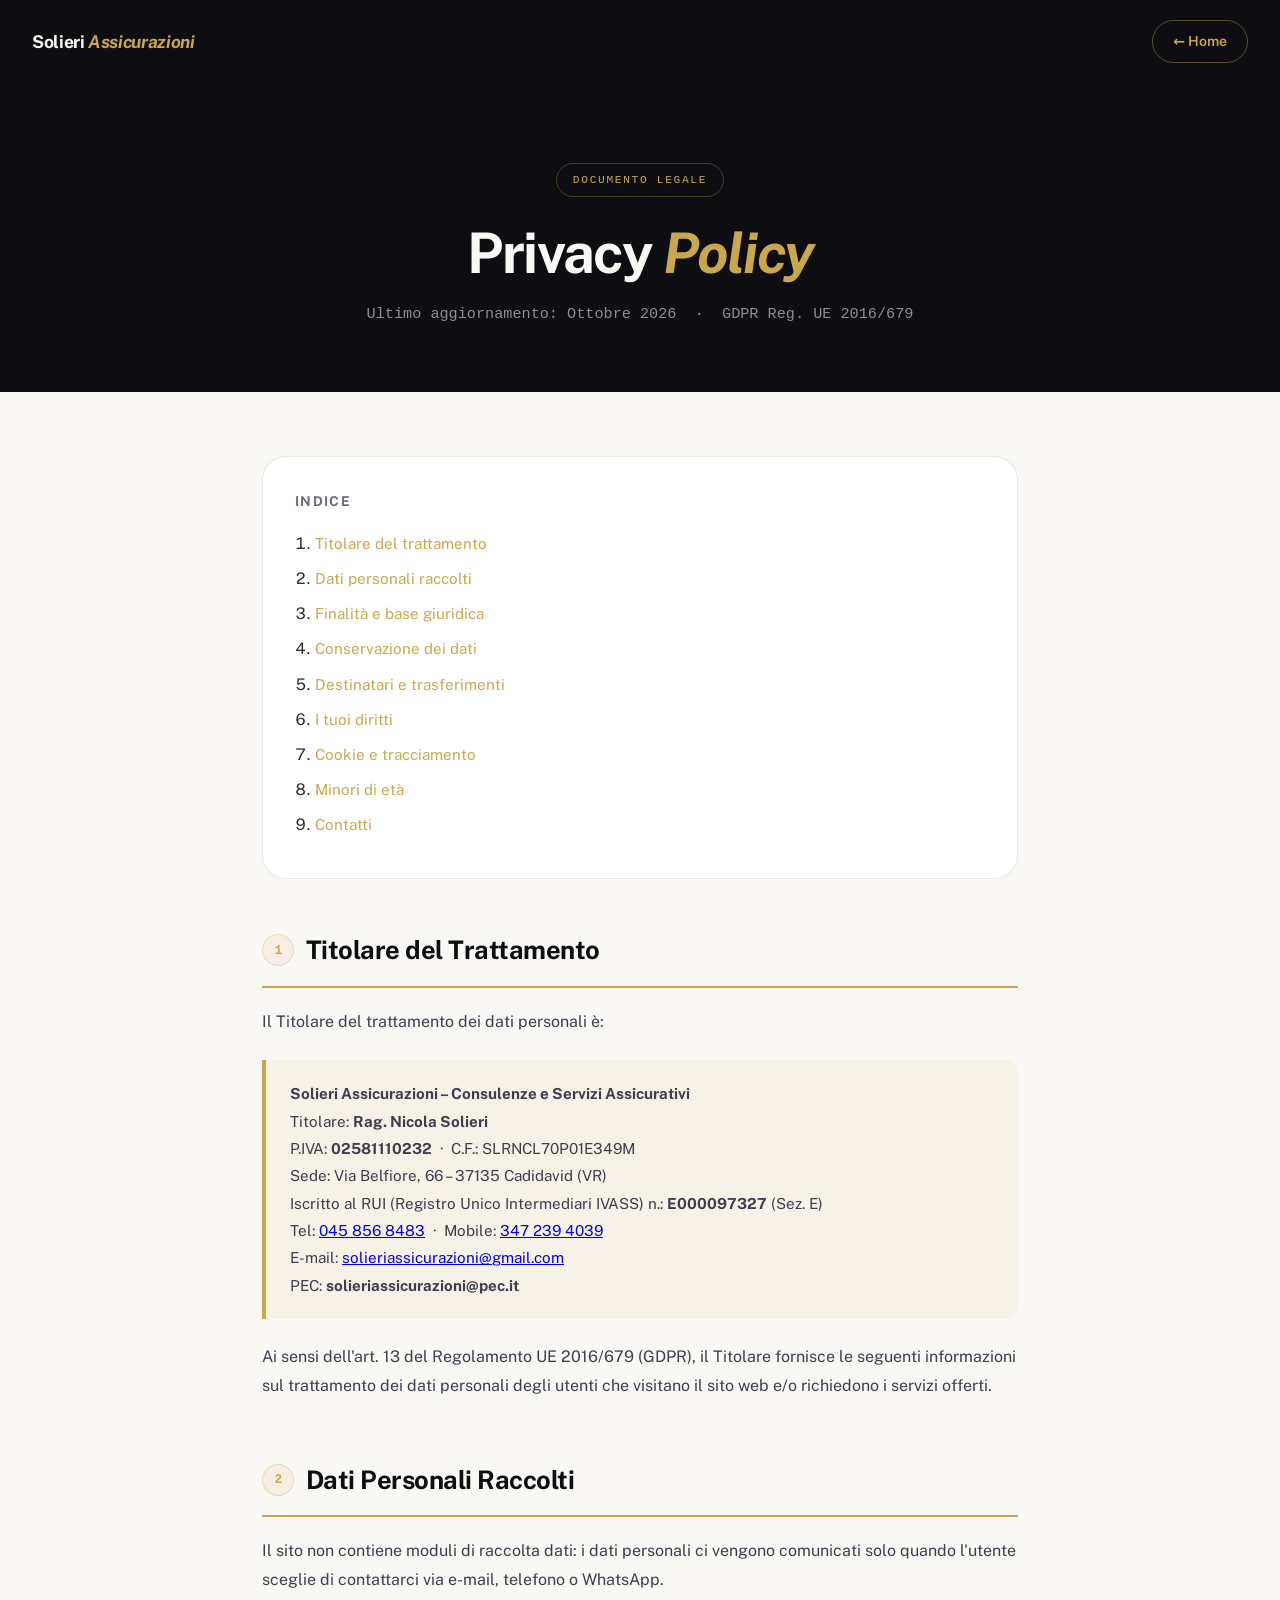
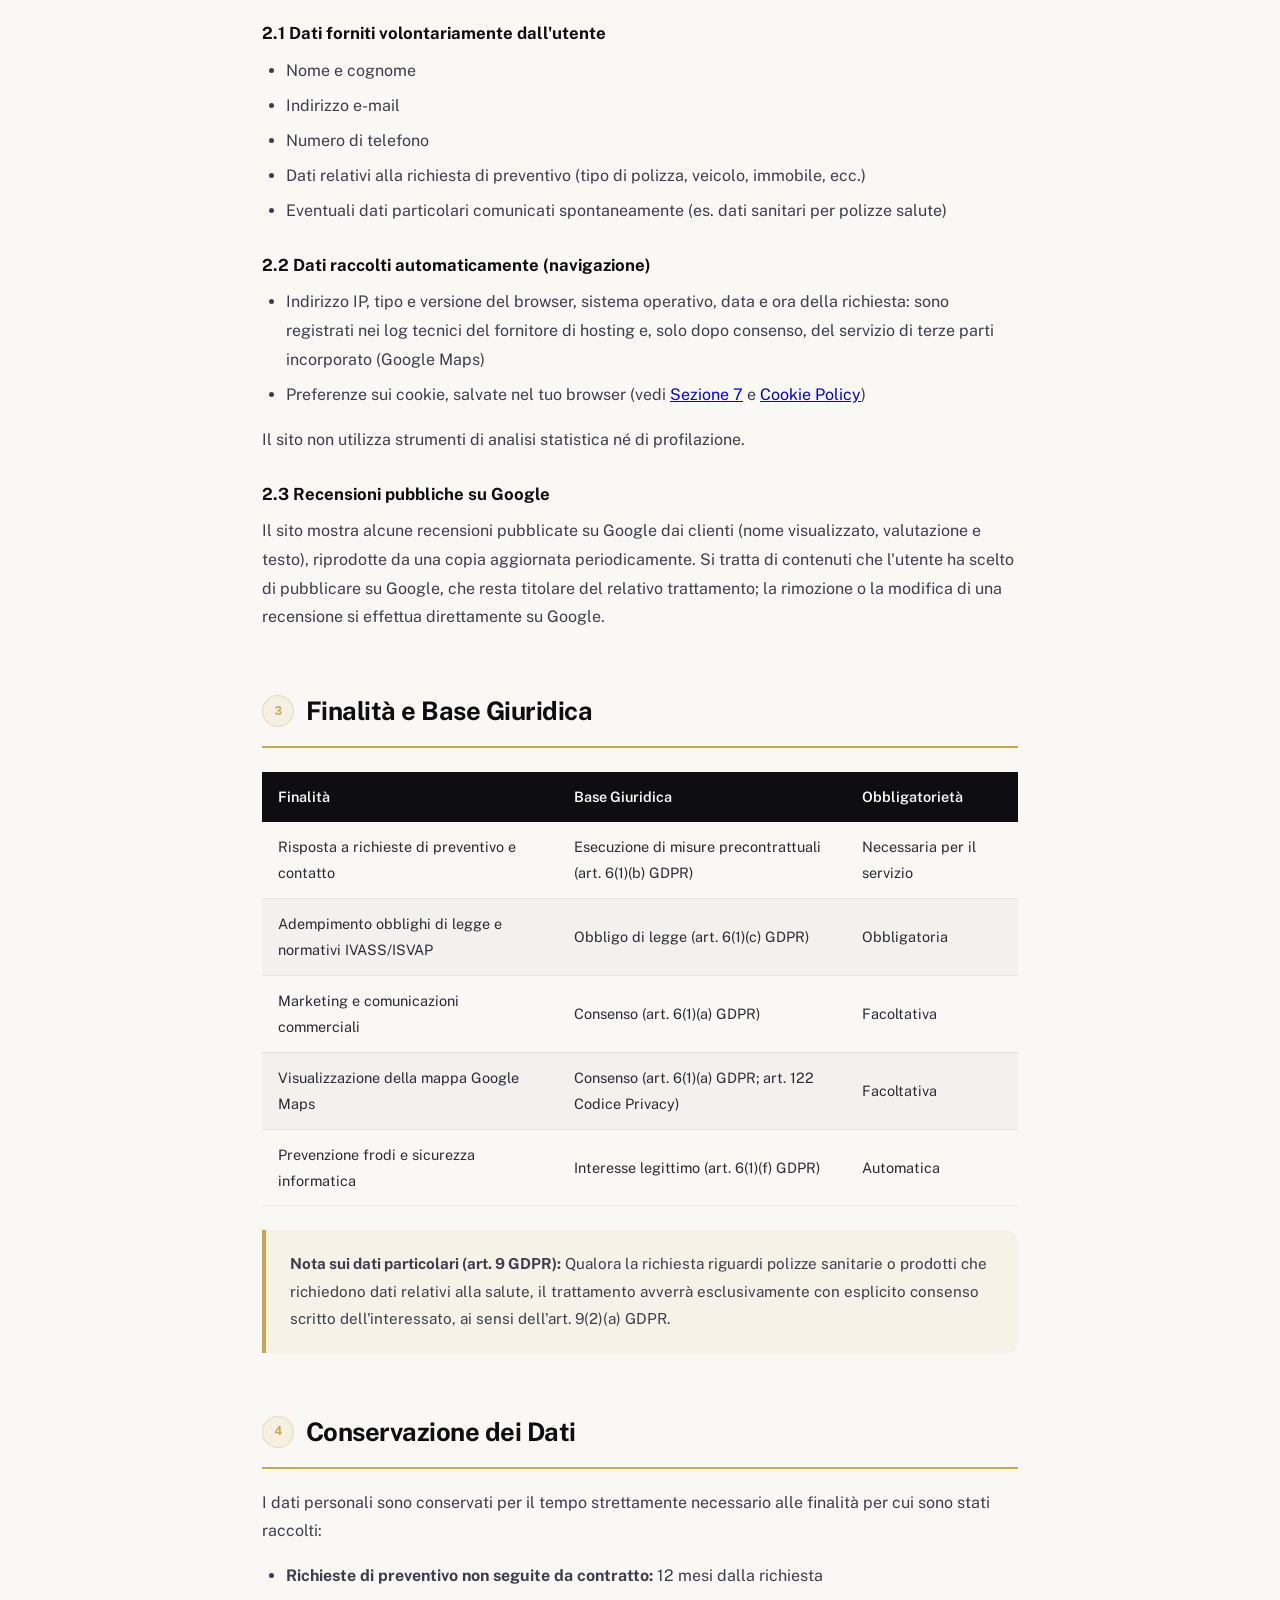
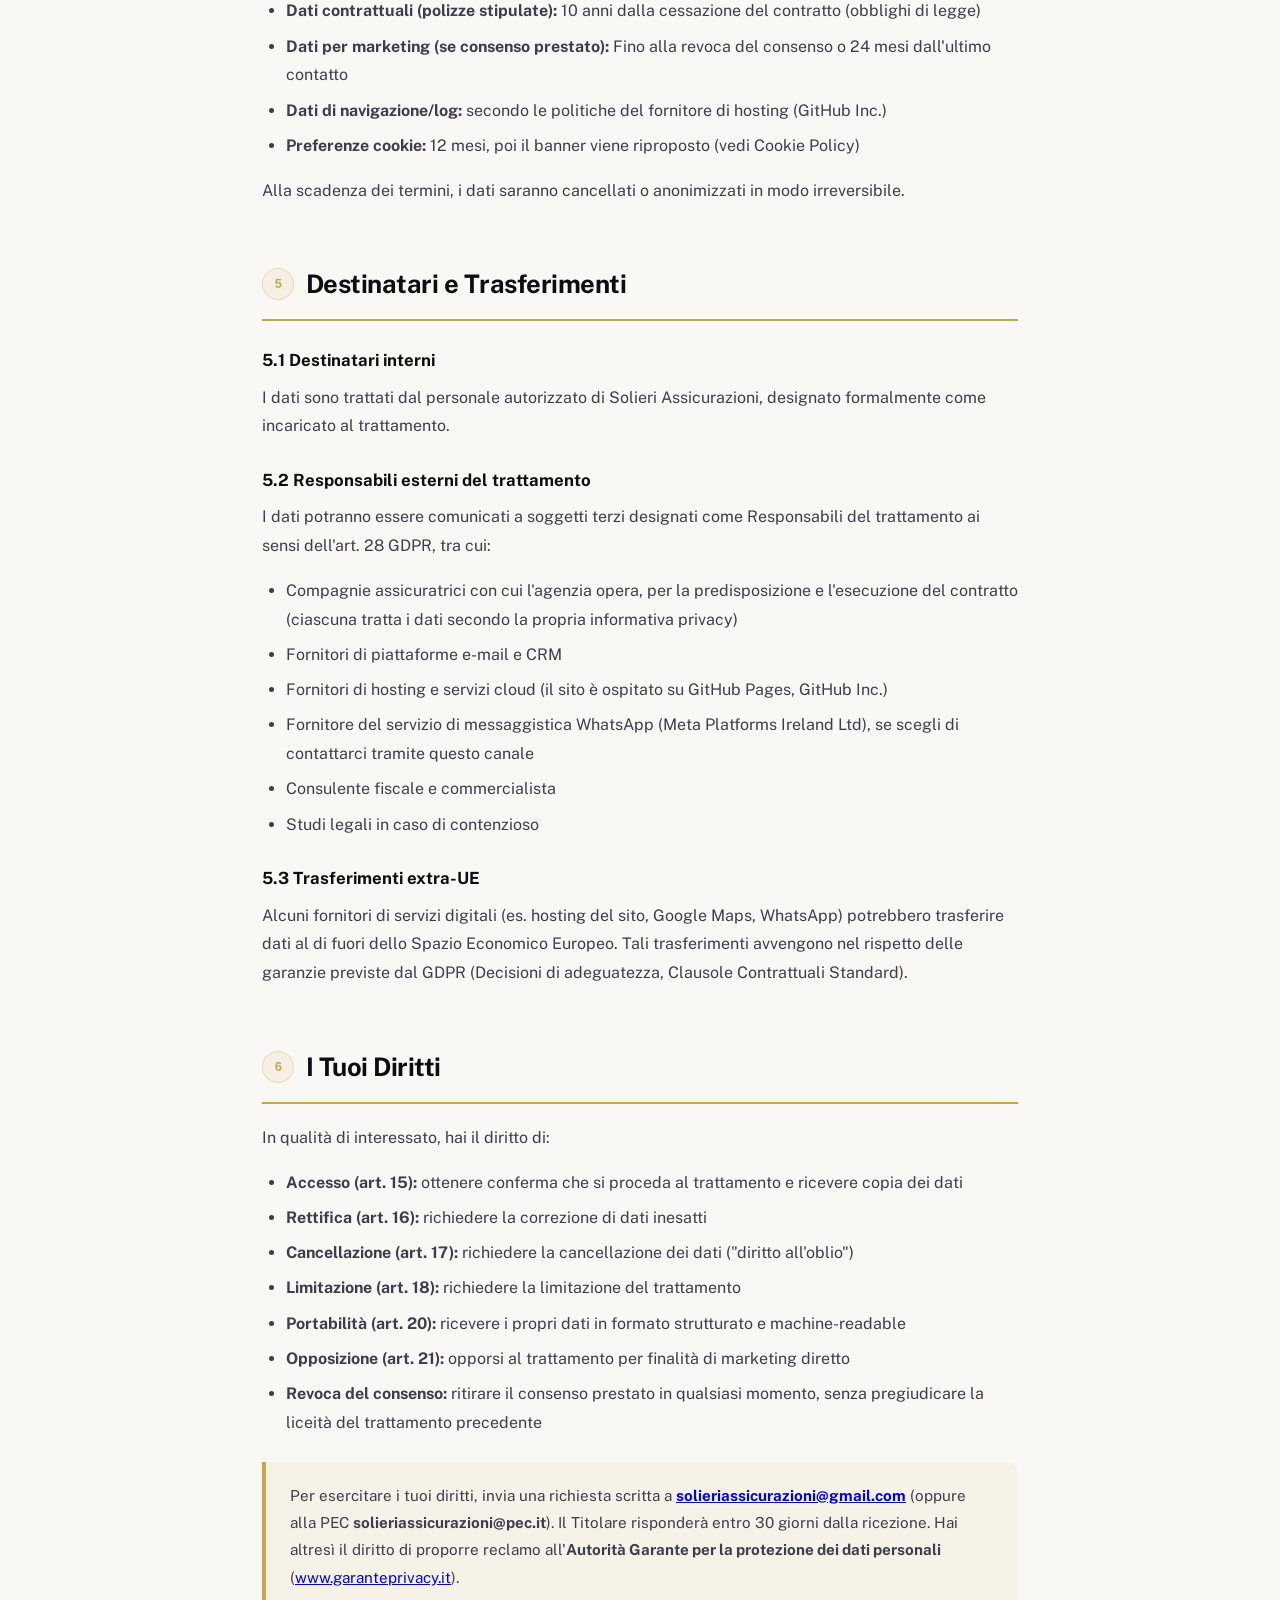
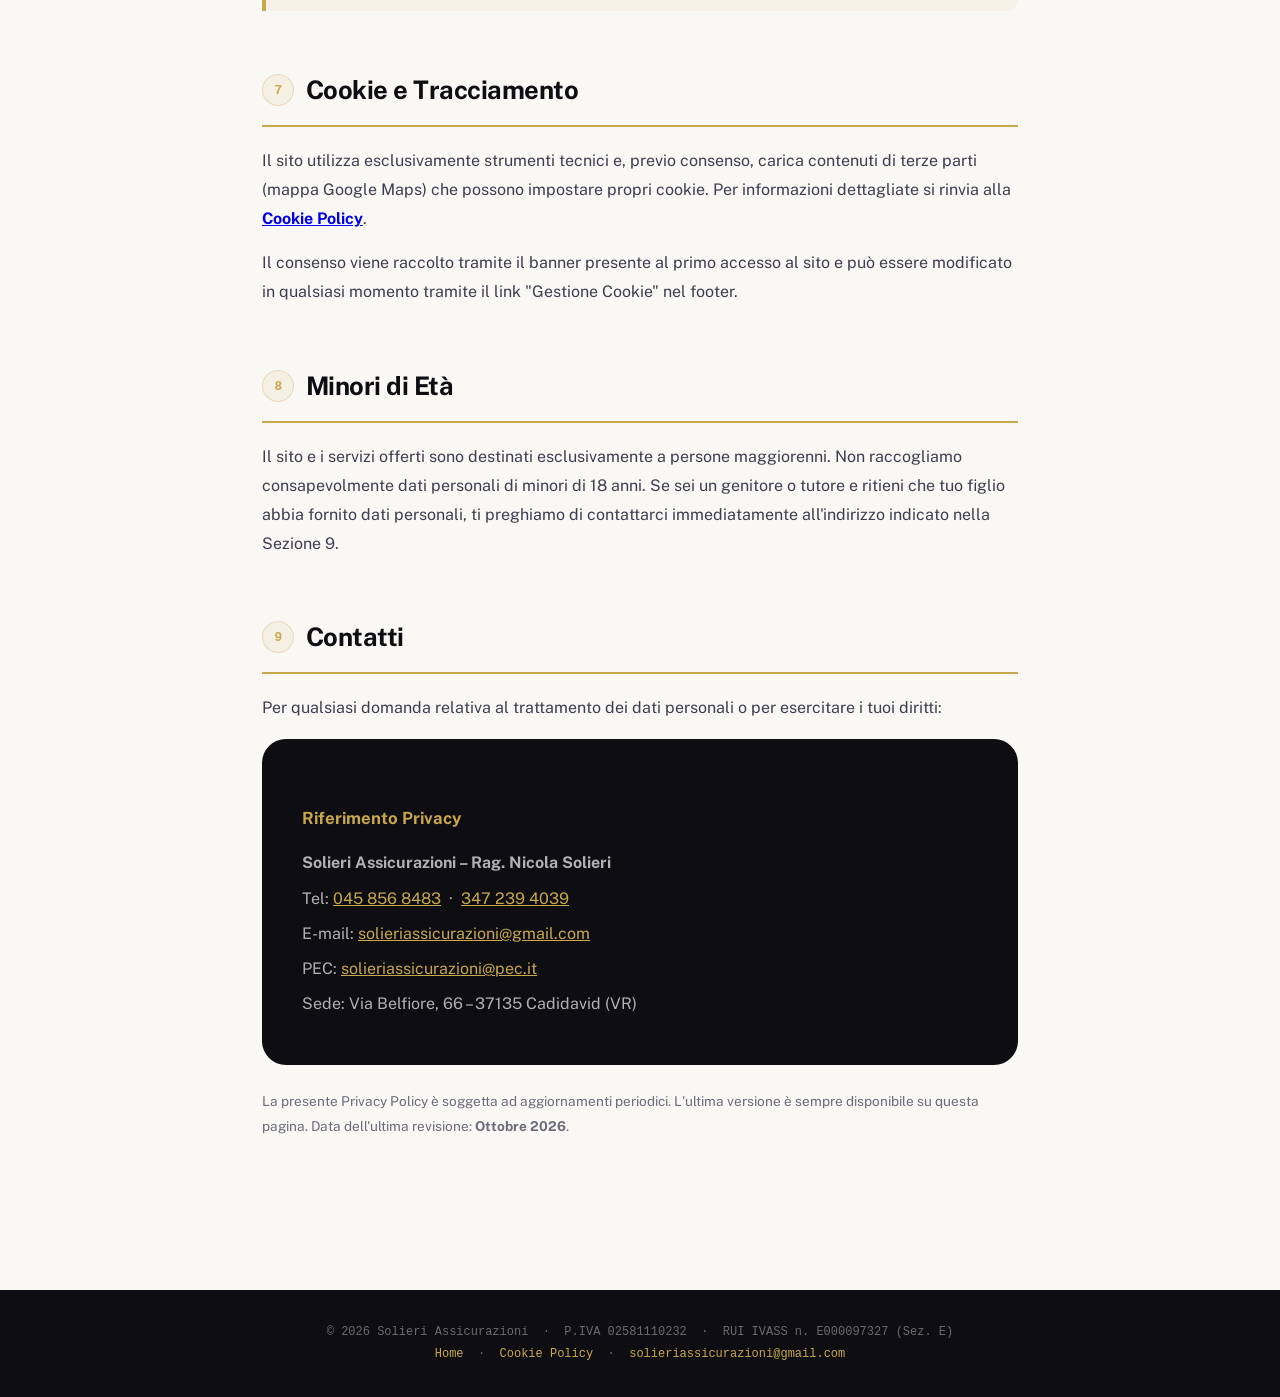
<file: privacy-policy.html>
<!DOCTYPE html>
<html lang="it">

<head>
    <meta charset="UTF-8">
    <meta name="viewport" content="width=device-width, initial-scale=1.0">
    <title>Privacy Policy | Solieri Assicurazioni</title>
    <meta name="description"
        content="Informativa sul trattamento dei dati personali di Solieri Assicurazioni ai sensi del Regolamento UE 2016/679 (GDPR).">
    <meta name="robots" content="index, follow">

    <link rel="stylesheet" href="assets/fonts/fonts.css">

    <style>
        :root {
            --primary: #0D0D12;
            --accent: #C9A84C;
            --bg: #FAF8F5;
            --darktext: #2A2A35;
            --muted: #6B6B7A;
        }

        *,
        *::before,
        *::after {
            box-sizing: border-box;
            margin: 0;
            padding: 0;
        }

        html {
            scroll-behavior: smooth;
        }

        body {
            font-family: 'Public Sans', system-ui, -apple-system, sans-serif;
            background: var(--bg);
            color: var(--darktext);
            line-height: 1.8;
            font-size: 16px;
        }

        .top-bar {
            background: var(--primary);
            padding: 1.25rem 2rem;
            display: flex;
            align-items: center;
            justify-content: space-between;
            position: sticky;
            top: 0;
            z-index: 100;
        }

        .logo {
            font-weight: 800;
            color: var(--bg);
            font-size: 1.1rem;
            text-decoration: none;
            letter-spacing: -0.02em;
        }

        .logo span {
            color: var(--accent);
            font-family: 'Public Sans', system-ui, -apple-system, sans-serif;
            font-style: italic;
        }

        .back-link {
            color: var(--accent);
            text-decoration: none;
            font-size: 0.875rem;
            font-weight: 600;
            border: 1px solid rgba(201, 168, 76, 0.4);
            padding: 0.5rem 1.25rem;
            border-radius: 999px;
            transition: background 0.2s;
        }

        .back-link:hover {
            background: rgba(201, 168, 76, 0.1);
        }

        .hero-legal {
            background: var(--primary);
            padding: 5rem 2rem 4rem;
            text-align: center;
        }

        .hero-legal .badge {
            display: inline-block;
            font-family: ui-monospace, 'Cascadia Mono', Consolas, Menlo, monospace;
            font-size: 0.7rem;
            text-transform: uppercase;
            letter-spacing: 0.15em;
            color: var(--accent);
            border: 1px solid rgba(201, 168, 76, 0.3);
            padding: 0.35rem 1rem;
            border-radius: 999px;
            margin-bottom: 1.5rem;
        }

        .hero-legal h1 {
            font-size: clamp(2rem, 5vw, 3.5rem);
            font-weight: 800;
            color: var(--bg);
            letter-spacing: -0.03em;
            line-height: 1.15;
        }

        .hero-legal h1 em {
            font-family: 'Public Sans', system-ui, -apple-system, sans-serif;
            font-style: italic;
            color: var(--accent);
        }

        .hero-legal .subtitle {
            color: rgba(250, 248, 245, 0.55);
            margin-top: 1rem;
            font-size: 0.95rem;
            font-family: ui-monospace, 'Cascadia Mono', Consolas, Menlo, monospace;
        }

        .container {
            max-width: 820px;
            margin: 0 auto;
            padding: 4rem 2rem 6rem;
        }

        .toc {
            background: white;
            border: 1px solid rgba(42, 42, 53, 0.1);
            border-radius: 1.5rem;
            padding: 2rem;
            margin-bottom: 3rem;
        }

        .toc h2 {
            font-size: 0.85rem;
            text-transform: uppercase;
            letter-spacing: 0.1em;
            color: var(--muted);
            margin-bottom: 1rem;
        }

        .toc ol {
            padding-left: 1.25rem;
            color: var(--darktext);
        }

        .toc li {
            margin-bottom: 0.4rem;
        }

        .toc a {
            color: var(--accent);
            text-decoration: none;
            font-size: 0.95rem;
        }

        .toc a:hover {
            text-decoration: underline;
        }

        .doc-section {
            margin-bottom: 3.5rem;
        }

        .doc-section h2 {
            font-size: 1.6rem;
            font-weight: 800;
            color: var(--primary);
            letter-spacing: -0.02em;
            margin-bottom: 1.25rem;
            padding-bottom: 0.75rem;
            border-bottom: 2px solid var(--accent);
            display: flex;
            align-items: center;
            gap: 0.75rem;
        }

        .doc-section h2 .num {
            font-family: ui-monospace, 'Cascadia Mono', Consolas, Menlo, monospace;
            font-size: 0.8rem;
            color: var(--accent);
            background: rgba(201, 168, 76, 0.1);
            border: 1px solid rgba(201, 168, 76, 0.3);
            width: 2rem;
            height: 2rem;
            border-radius: 50%;
            display: flex;
            align-items: center;
            justify-content: center;
            flex-shrink: 0;
        }

        .doc-section h3 {
            font-size: 1.05rem;
            font-weight: 700;
            color: var(--primary);
            margin: 1.5rem 0 0.5rem;
        }

        .doc-section p {
            margin-bottom: 1rem;
            color: #3D3D4E;
        }

        .doc-section ul,
        .doc-section ol {
            padding-left: 1.5rem;
            margin-bottom: 1rem;
            color: #3D3D4E;
        }

        .doc-section li {
            margin-bottom: 0.4rem;
        }

        .highlight-box {
            background: rgba(201, 168, 76, 0.08);
            border-left: 4px solid var(--accent);
            border-radius: 0 0.75rem 0.75rem 0;
            padding: 1.25rem 1.5rem;
            margin: 1.5rem 0;
        }

        .highlight-box p {
            margin: 0;
            font-size: 0.95rem;
        }

        table {
            width: 100%;
            border-collapse: collapse;
            margin: 1.5rem 0;
            font-size: 0.9rem;
        }

        th {
            background: var(--primary);
            color: var(--bg);
            padding: 0.75rem 1rem;
            text-align: left;
            font-weight: 600;
        }

        td {
            padding: 0.75rem 1rem;
            border-bottom: 1px solid rgba(42, 42, 53, 0.08);
        }

        tr:nth-child(even) td {
            background: rgba(42, 42, 53, 0.03);
        }

        .contact-card {
            background: var(--primary);
            color: var(--bg);
            border-radius: 1.5rem;
            padding: 2.5rem;
            margin-top: 1rem;
        }

        .contact-card h3 {
            color: var(--accent);
            margin-bottom: 1rem;
        }

        .contact-card p {
            color: rgba(250, 248, 245, 0.7);
            margin-bottom: 0.4rem;
        }

        .contact-card a {
            color: var(--accent);
        }

        footer.legal-footer {
            background: var(--primary);
            color: rgba(250, 248, 245, 0.4);
            text-align: center;
            padding: 2rem;
            font-family: ui-monospace, 'Cascadia Mono', Consolas, Menlo, monospace;
            font-size: 0.75rem;
        }

        footer.legal-footer a {
            color: var(--accent);
            text-decoration: none;
        }
    </style>
</head>

<body>

    <nav class="top-bar" role="navigation" aria-label="Navigazione principale">
        <a href="index.html" class="logo" aria-label="Torna alla homepage di Solieri Assicurazioni">
            Solieri <span>Assicurazioni</span>
        </a>
        <a href="index.html" class="back-link" aria-label="Torna alla home">← Home</a>
    </nav>

    <header class="hero-legal" role="banner">
        <div class="badge">Documento Legale</div>
        <h1>Privacy <em>Policy</em></h1>
        <p class="subtitle">Ultimo aggiornamento: Ottobre 2026 &nbsp;·&nbsp; GDPR Reg. UE 2016/679</p>
    </header>

    <main class="container" id="main-content">

        <nav class="toc" aria-label="Indice del documento">
            <h2>Indice</h2>
            <ol>
                <li><a href="#titolare">Titolare del trattamento</a></li>
                <li><a href="#dati-raccolti">Dati personali raccolti</a></li>
                <li><a href="#finalita">Finalità e base giuridica</a></li>
                <li><a href="#conservazione">Conservazione dei dati</a></li>
                <li><a href="#destinatari">Destinatari e trasferimenti</a></li>
                <li><a href="#diritti">I tuoi diritti</a></li>
                <li><a href="#cookie">Cookie e tracciamento</a></li>
                <li><a href="#minori">Minori di età</a></li>
                <li><a href="#contatti">Contatti</a></li>
            </ol>
        </nav>

        <!-- 1 -->
        <section class="doc-section" id="titolare">
            <h2><span class="num">1</span> Titolare del Trattamento</h2>
            <p>Il Titolare del trattamento dei dati personali è:</p>
            <div class="highlight-box">
                <p><strong>Solieri Assicurazioni – Consulenze e Servizi Assicurativi</strong><br>
                    Titolare: <strong>Rag. Nicola Solieri</strong><br>
                    P.IVA: <strong>02581110232</strong> &nbsp;·&nbsp; C.F.: SLRNCL70P01E349M<br>
                    Sede: Via Belfiore, 66 – 37135 Cadidavid (VR)<br>
                    Iscritto al RUI (Registro Unico Intermediari IVASS) n.: <strong>E000097327</strong> (Sez. E)<br>
                    Tel: <a href="tel:+390458568483">045 856 8483</a> &nbsp;·&nbsp; Mobile: <a
                        href="tel:+393472394039">347 239 4039</a><br>
                    E-mail: <a href="mailto:solieriassicurazioni@gmail.com">solieriassicurazioni@gmail.com</a><br>
                    PEC: <strong>solieriassicurazioni@pec.it</strong></p>
            </div>
            <p>Ai sensi dell'art. 13 del Regolamento UE 2016/679 (GDPR), il Titolare fornisce le seguenti informazioni
                sul trattamento dei dati personali degli utenti che visitano il sito web e/o richiedono i servizi
                offerti.</p>
        </section>

        <!-- 2 -->
        <section class="doc-section" id="dati-raccolti">
            <h2><span class="num">2</span> Dati Personali Raccolti</h2>
            <p>Il sito non contiene moduli di raccolta dati: i dati personali ci vengono comunicati solo quando
                l'utente sceglie di contattarci via e-mail, telefono o WhatsApp.</p>
            <h3>2.1 Dati forniti volontariamente dall'utente</h3>
            <ul>
                <li>Nome e cognome</li>
                <li>Indirizzo e-mail</li>
                <li>Numero di telefono</li>
                <li>Dati relativi alla richiesta di preventivo (tipo di polizza, veicolo, immobile, ecc.)</li>
                <li>Eventuali dati particolari comunicati spontaneamente (es. dati sanitari per polizze salute)</li>
            </ul>
            <h3>2.2 Dati raccolti automaticamente (navigazione)</h3>
            <ul>
                <li>Indirizzo IP, tipo e versione del browser, sistema operativo, data e ora della richiesta: sono
                    registrati nei log tecnici del fornitore di hosting e, solo dopo consenso, del servizio di
                    terze parti incorporato (Google Maps)</li>
                <li>Preferenze sui cookie, salvate nel tuo browser (vedi <a href="#cookie">Sezione 7</a> e <a
                        href="cookie-policy.html">Cookie Policy</a>)</li>
            </ul>
            <p>Il sito non utilizza strumenti di analisi statistica né di profilazione.</p>
            <h3>2.3 Recensioni pubbliche su Google</h3>
            <p>Il sito mostra alcune recensioni pubblicate su Google dai clienti (nome visualizzato, valutazione e
                testo), riprodotte da una copia aggiornata periodicamente. Si tratta di contenuti che l'utente ha
                scelto di pubblicare su Google, che resta titolare del relativo trattamento; la rimozione o la modifica
                di una recensione si effettua direttamente su Google.</p>
        </section>

        <!-- 3 -->
        <section class="doc-section" id="finalita">
            <h2><span class="num">3</span> Finalità e Base Giuridica</h2>
            <table>
                <thead>
                    <tr>
                        <th>Finalità</th>
                        <th>Base Giuridica</th>
                        <th>Obbligatorietà</th>
                    </tr>
                </thead>
                <tbody>
                    <tr>
                        <td>Risposta a richieste di preventivo e contatto</td>
                        <td>Esecuzione di misure precontrattuali (art. 6(1)(b) GDPR)</td>
                        <td>Necessaria per il servizio</td>
                    </tr>
                    <tr>
                        <td>Adempimento obblighi di legge e normativi IVASS/ISVAP</td>
                        <td>Obbligo di legge (art. 6(1)(c) GDPR)</td>
                        <td>Obbligatoria</td>
                    </tr>
                    <tr>
                        <td>Marketing e comunicazioni commerciali</td>
                        <td>Consenso (art. 6(1)(a) GDPR)</td>
                        <td>Facoltativa</td>
                    </tr>
                    <tr>
                        <td>Visualizzazione della mappa Google Maps</td>
                        <td>Consenso (art. 6(1)(a) GDPR; art. 122 Codice Privacy)</td>
                        <td>Facoltativa</td>
                    </tr>
                    <tr>
                        <td>Prevenzione frodi e sicurezza informatica</td>
                        <td>Interesse legittimo (art. 6(1)(f) GDPR)</td>
                        <td>Automatica</td>
                    </tr>
                </tbody>
            </table>
            <div class="highlight-box">
                <p><strong>Nota sui dati particolari (art. 9 GDPR):</strong> Qualora la richiesta riguardi polizze
                    sanitarie o prodotti che richiedono dati relativi alla salute, il trattamento avverrà esclusivamente
                    con esplicito consenso scritto dell'interessato, ai sensi dell'art. 9(2)(a) GDPR.</p>
            </div>
        </section>

        <!-- 4 -->
        <section class="doc-section" id="conservazione">
            <h2><span class="num">4</span> Conservazione dei Dati</h2>
            <p>I dati personali sono conservati per il tempo strettamente necessario alle finalità per cui sono stati
                raccolti:</p>
            <ul>
                <li><strong>Richieste di preventivo non seguite da contratto:</strong> 12 mesi dalla richiesta</li>
                <li><strong>Dati contrattuali (polizze stipulate):</strong> 10 anni dalla cessazione del contratto
                    (obblighi di legge)</li>
                <li><strong>Dati per marketing (se consenso prestato):</strong> Fino alla revoca del consenso o 24 mesi
                    dall'ultimo contatto</li>
                <li><strong>Dati di navigazione/log:</strong> secondo le politiche del fornitore di hosting
                    (GitHub Inc.)</li>
                <li><strong>Preferenze cookie:</strong> 12 mesi, poi il banner viene riproposto (vedi Cookie
                    Policy)</li>
            </ul>
            <p>Alla scadenza dei termini, i dati saranno cancellati o anonimizzati in modo irreversibile.</p>
        </section>

        <!-- 5 -->
        <section class="doc-section" id="destinatari">
            <h2><span class="num">5</span> Destinatari e Trasferimenti</h2>
            <h3>5.1 Destinatari interni</h3>
            <p>I dati sono trattati dal personale autorizzato di Solieri Assicurazioni, designato formalmente come
                incaricato al trattamento.</p>
            <h3>5.2 Responsabili esterni del trattamento</h3>
            <p>I dati potranno essere comunicati a soggetti terzi designati come Responsabili del trattamento ai sensi
                dell'art. 28 GDPR, tra cui:</p>
            <ul>
                <li>Compagnie assicuratrici con cui l'agenzia opera, per la predisposizione e l'esecuzione del
                    contratto (ciascuna tratta i dati secondo la propria informativa privacy)</li>
                <li>Fornitori di piattaforme e-mail e CRM</li>
                <li>Fornitori di hosting e servizi cloud (il sito è ospitato su GitHub Pages, GitHub Inc.)</li>
                <li>Fornitore del servizio di messaggistica WhatsApp (Meta Platforms Ireland Ltd), se scegli di
                    contattarci tramite questo canale</li>
                <li>Consulente fiscale e commercialista</li>
                <li>Studi legali in caso di contenzioso</li>
            </ul>
            <h3>5.3 Trasferimenti extra-UE</h3>
            <p>Alcuni fornitori di servizi digitali (es. hosting del sito, Google Maps, WhatsApp)
                potrebbero trasferire dati al di fuori dello Spazio Economico Europeo. Tali trasferimenti avvengono nel rispetto delle garanzie
                previste dal GDPR (Decisioni di adeguatezza, Clausole Contrattuali Standard).</p>
        </section>

        <!-- 6 -->
        <section class="doc-section" id="diritti">
            <h2><span class="num">6</span> I Tuoi Diritti</h2>
            <p>In qualità di interessato, hai il diritto di:</p>
            <ul>
                <li><strong>Accesso (art. 15):</strong> ottenere conferma che si proceda al trattamento e ricevere copia
                    dei dati</li>
                <li><strong>Rettifica (art. 16):</strong> richiedere la correzione di dati inesatti</li>
                <li><strong>Cancellazione (art. 17):</strong> richiedere la cancellazione dei dati ("diritto all'oblio")
                </li>
                <li><strong>Limitazione (art. 18):</strong> richiedere la limitazione del trattamento</li>
                <li><strong>Portabilità (art. 20):</strong> ricevere i propri dati in formato strutturato e
                    machine-readable</li>
                <li><strong>Opposizione (art. 21):</strong> opporsi al trattamento per finalità di marketing diretto
                </li>
                <li><strong>Revoca del consenso:</strong> ritirare il consenso prestato in qualsiasi momento, senza
                    pregiudicare la liceità del trattamento precedente</li>
            </ul>
            <div class="highlight-box">
                <p>Per esercitare i tuoi diritti, invia una richiesta scritta a <a
                        href="mailto:solieriassicurazioni@gmail.com"><strong>solieriassicurazioni@gmail.com</strong></a>
                    (oppure alla PEC <strong>solieriassicurazioni@pec.it</strong>).
                    Il Titolare risponderà entro 30 giorni dalla ricezione. Hai altresì il diritto di proporre reclamo
                    all'<strong>Autorità Garante per la protezione dei dati personali</strong> (<a
                        href="https://www.garanteprivacy.it" target="_blank" rel="noopener">www.garanteprivacy.it</a>).
                </p>
            </div>
        </section>

        <!-- 7 -->
        <section class="doc-section" id="cookie">
            <h2><span class="num">7</span> Cookie e Tracciamento</h2>
            <p>Il sito utilizza esclusivamente strumenti tecnici e, previo consenso, carica contenuti di terze parti
                (mappa Google Maps) che possono impostare propri cookie. Per informazioni dettagliate si rinvia alla
                <a href="cookie-policy.html"><strong>Cookie Policy</strong></a>.</p>
            <p>Il consenso viene raccolto tramite il banner presente al primo accesso al sito e può essere modificato in
                qualsiasi momento tramite il link "Gestione Cookie" nel footer.</p>
        </section>

        <!-- 8 -->
        <section class="doc-section" id="minori">
            <h2><span class="num">8</span> Minori di Età</h2>
            <p>Il sito e i servizi offerti sono destinati esclusivamente a persone maggiorenni. Non raccogliamo
                consapevolmente dati personali di minori di 18 anni. Se sei un genitore o tutore e ritieni che tuo
                figlio abbia fornito dati personali, ti preghiamo di contattarci immediatamente all'indirizzo indicato
                nella Sezione 9.</p>
        </section>

        <!-- 9 -->
        <section class="doc-section" id="contatti">
            <h2><span class="num">9</span> Contatti</h2>
            <p>Per qualsiasi domanda relativa al trattamento dei dati personali o per esercitare i tuoi diritti:</p>
            <div class="contact-card">
                <h3>Riferimento Privacy</h3>
                <p><strong>Solieri Assicurazioni – Rag. Nicola Solieri</strong></p>
                <p>Tel: <a href="tel:+390458568483">045 856 8483</a> &nbsp;·&nbsp; <a href="tel:+393472394039">347 239
                        4039</a></p>
                <p>E-mail: <a href="mailto:solieriassicurazioni@gmail.com">solieriassicurazioni@gmail.com</a></p>
                <p>PEC: <a href="mailto:solieriassicurazioni@pec.it">solieriassicurazioni@pec.it</a></p>
                <p>Sede: Via Belfiore, 66 – 37135 Cadidavid (VR)</p>
            </div>
            <p style="margin-top:1.5rem; font-size:0.85rem; color: var(--muted);">
                La presente Privacy Policy è soggetta ad aggiornamenti periodici. L'ultima versione è sempre disponibile
                su questa pagina.
                Data dell'ultima revisione: <strong>Ottobre 2026</strong>.
            </p>
        </section>

    </main>

    <footer class="legal-footer" role="contentinfo">
        © 2026 Solieri Assicurazioni &nbsp;·&nbsp; P.IVA 02581110232 &nbsp;·&nbsp; RUI IVASS n. E000097327 (Sez. E)<br>
        <a href="index.html">Home</a> &nbsp;·&nbsp;
        <a href="cookie-policy.html">Cookie Policy</a> &nbsp;·&nbsp;
        <a href="mailto:solieriassicurazioni@gmail.com">solieriassicurazioni@gmail.com</a>
    </footer>

</body>

</html>
</file>
<file: assets/fonts/fonts.css>
/* Public Sans (SIL Open Font License 1.1), file ospitati in locale: nessuna richiesta a server Google */
@font-face {
    font-family: 'Public Sans';
    font-style: normal;
    font-weight: 300 700;
    font-display: swap;
    src: url('public-sans-latin.woff2') format('woff2');
    unicode-range: U+0000-00FF, U+0131, U+0152-0153, U+02BB-02BC, U+02C6, U+02DA, U+02DC, U+2000-206F, U+20AC, U+2122, U+2191, U+2193, U+2212, U+2215, U+FEFF, U+FFFD;
}

@font-face {
    font-family: 'Public Sans';
    font-style: italic;
    font-weight: 400 700;
    font-display: swap;
    src: url('public-sans-italic-latin.woff2') format('woff2');
    unicode-range: U+0000-00FF, U+0131, U+0152-0153, U+02BB-02BC, U+02C6, U+02DA, U+02DC, U+2000-206F, U+20AC, U+2122, U+2191, U+2193, U+2212, U+2215, U+FEFF, U+FFFD;
}
</file>
<file: style.css>
/* --- DESIGN SYSTEM  --- */
:root {
    /* Colors */
    --brand-blue: #00008f;
    --brand-red: #ff1821;
    --brand-red-hover: #d11218;
    --bg-color: #ffffff;
    --bg-light: #f5f5f5;
    --text-main: #333333;
    --text-muted: #666666;
    --wa-green: #25D366;
    /* WhatsApp brand */
    --wa-green-hover: #1da851;

    /* Typography */
    --font-family: 'Public Sans', system-ui, -apple-system, sans-serif;

    /* Spacing */
    --space-sm: 0.5rem;
    --space-md: 1rem;
    --space-lg: 2rem;
    --space-xl: 4rem;

    /* Transitions */
    --transition-fast: 0.2s cubic-bezier(0.4, 0, 0.2, 1);
    --transition-smooth: 0.6s cubic-bezier(0.16, 1, 0.3, 1);
}

/* --- RESET & ACCESSIBILITY --- */
* {
    box-sizing: border-box;
    margin: 0;
    padding: 0;
}

body {
    font-family: var(--font-family);
    color: var(--text-main);
    background-color: var(--bg-color);
    line-height: 1.6;
    -webkit-font-smoothing: antialiased;
}

/* Skip link for keyboard users */
.skip-link {
    position: absolute;
    top: -40px;
    left: 0;
    background: var(--brand-blue);
    color: white;
    padding: 8px 16px;
    z-index: 1000;
    text-decoration: none;
    font-weight: 600;
    transition: top var(--transition-fast);
}

.skip-link:focus {
    top: 0;
}

/* Strict Focus States (Keyboard Nav) */
:focus-visible {
    outline: 3px solid var(--brand-blue);
    outline-offset: 4px;
}

/* --- UTILITIES --- */
.container {
    max-width: 1140px;
    margin: 0 auto;
    padding: 0 var(--space-lg);
}

.bg-light {
    background-color: var(--bg-light);
}

/* --- COMPONENTS --- */

/* Buttons */
.btn {
    display: inline-flex;
    align-items: center;
    justify-content: center;
    padding: 12px 24px;
    font-family: var(--font-family);
    font-weight: 700;
    font-size: 1rem;
    cursor: pointer;
    border-radius: 4px;
    /* Slight rounding, not pill */
    border: 2px solid transparent;
    text-decoration: none;
    transition: all var(--transition-fast);
}

.btn-primary {
    background-color: var(--brand-red);
    color: white;
}

.btn-primary:hover {
    background-color: var(--brand-red-hover);
    transform: translateY(-2px);
    box-shadow: 0 4px 12px rgba(255, 24, 33, 0.2);
}

.btn-outline {
    background-color: transparent;
    color: var(--brand-blue);
    border-color: var(--brand-blue);
}

.btn-outline:hover {
    background-color: rgba(0, 0, 143, 0.05);
    transform: translateY(-2px);
}

.bg-green {
    background-color: var(--wa-green) !important;
}

.bg-green:hover {
    background-color: var(--wa-green-hover) !important;
    box-shadow: 0 4px 12px rgba(37, 211, 102, 0.2) !important;
}

/* Header */
.site-header {
    border-bottom: 1px solid #ebebeb;
    background: white;
    position: sticky;
    top: 0;
    z-index: 100;
}

.header-container {
    display: flex;
    justify-content: space-between;
    align-items: center;
    height: 80px;
}

.brand-logo {
    display: flex;
    align-items: center;
    gap: 12px;
    text-decoration: none;
    color: var(--brand-blue);
}

.logo-text {
    font-weight: 700;
    font-size: 1.25rem;
    letter-spacing: -0.5px;
}

/* Logo Image */
.logo-img {
    height: 48px;
    width: auto;
    object-fit: contain;
}

/* Navigation */
.main-nav {
    display: flex;
    align-items: center;
    gap: 32px;
}

.nav-link {
    font-family: var(--font-family);
    color: var(--text-main);
    text-decoration: none;
    transition: color var(--transition-fast);
    display: flex;
    flex-direction: column;
    align-items: center;
    line-height: 1.2;
}

.nav-title {
    font-size: 1.05rem;
    font-weight: 600;
}

.nav-link:hover .nav-title {
    color: var(--brand-blue);
}

/* Dropdown Menu (Prodotti) */
.dropdown {
    position: relative;
    display: inline-block;
}

.dropdown-btn {
    background: none;
    border: none;
    cursor: pointer;
    padding: 0;
    display: flex;
    align-items: center;
    color: var(--text-main);
    font-family: var(--font-family);
}

.dropdown-btn svg {
    margin-left: 6px;
    transition: transform 0.2s ease;
}

.dropdown-btn[aria-expanded="true"] svg {
    transform: rotate(180deg);
}

.dropdown-content {
    display: none;
    position: absolute;
    top: 100%;
    left: 50%;
    transform: translateX(-50%);
    background-color: white;
    min-width: 200px;
    box-shadow: 0 10px 25px rgba(0, 0, 0, 0.1);
    border-radius: 8px;
    z-index: 100;
    padding: 12px 0;
    border: 1px solid #f0f0f0;
}

/* Stato gestito da script.js (hover mouse, clic/tocco, tastiera) per tenere aria-expanded coerente */
.dropdown.open .dropdown-content {
    display: block;
}

.dropdown-item {
    color: var(--text-main);
    padding: 10px 24px;
    text-decoration: none;
    display: block;
    font-size: 0.95rem;
    font-weight: 500;
    transition: background-color 0.2s, color 0.2s;
}

.dropdown-item:hover {
    background-color: var(--bg-light);
    color: var(--brand-blue);
}

.menu-toggle {
    display: none;
    background: none;
    border: none;
    color: var(--text-main);
    cursor: pointer;
    padding: 8px;
    z-index: 101;
    /* Sopra al menu mobile */
}

.menu-toggle svg {
    width: 28px;
    height: 28px;
    transition: transform var(--transition-fast);
}

/* Hero Section */
.hero {
    position: relative;
    padding: calc(var(--space-xl) * 2) 0;
    min-height: 80vh;
    display: flex;
    align-items: center;
    /* In alto: sfumatura verso il bianco in basso, così l'immagine si fonde con il resto della pagina */
    background-image: linear-gradient(to bottom, rgba(255, 255, 255, 0) 55%, rgba(255, 255, 255, 0.6) 82%, #ffffff 100%), linear-gradient(to right, rgba(255, 255, 255, 0.95) 0%, rgba(255, 255, 255, 0.75) 55%, rgba(255, 255, 255, 0) 100%), url('assets/hero.webp');
    background-size: cover;
    background-position: right 20%;
    background-repeat: no-repeat;
}

.hero-layout {
    display: block;
    max-width: 650px;
}

.hero-text {
    flex: 1;
}

.hero-title {
    color: var(--brand-blue);
    font-size: 3.5rem;
    line-height: 1.1;
    margin-bottom: var(--space-md);
    letter-spacing: -1.5px;
}

.hero-subtitle {
    color: var(--text-muted);
    font-size: 1.25rem;
    margin-bottom: var(--space-lg);
    max-width: 480px;
}

/* Policies / Solutions Section */
.policies {
    padding: var(--space-xl) 0;
    background: linear-gradient(135deg, #ffffff 0%, #f6f8fb 100%);
    /* Leggero gradiente per modernizzare lo sfondo */
}

.policies-header {
    text-align: center;
    margin-bottom: var(--space-xl);
}

.policies-header h2 {
    color: var(--brand-blue);
    font-size: 2.5rem;
    margin-bottom: var(--space-sm);
}

.policies-grid {
    display: grid;
    grid-template-columns: repeat(auto-fit, minmax(300px, 1fr));
    gap: var(--space-lg);
}

.policy-card {
    background: white;
    padding: var(--space-lg);
    border-radius: 12px;
    box-shadow: 0 4px 20px rgba(0, 0, 0, 0.05);
    border: 1px solid #f0f0f0;
    transition: transform 0.3s ease, box-shadow 0.3s ease;
    display: flex;
    flex-direction: column;
}

.policy-card:hover {
    transform: translateY(-8px);
    box-shadow: 0 15px 35px rgba(0, 0, 143, 0.1);
    border-color: rgba(0, 0, 143, 0.1);
}

.policy-icon {
    width: 56px;
    height: 56px;
    background-color: rgba(0, 0, 143, 0.05);
    border-radius: 12px;
    display: flex;
    align-items: center;
    justify-content: center;
    margin-bottom: var(--space-md);
    color: var(--brand-blue);
    transition: background-color 0.3s ease, color 0.3s ease;
}

.policy-icon svg {
    width: 28px;
    height: 28px;
}

.policy-card:hover .policy-icon {
    background-color: var(--brand-blue);
    color: white;
}

.policy-card h3 {
    color: var(--brand-blue);
    font-size: 1.5rem;
    margin-bottom: var(--space-sm);
}

.policy-features {
    list-style: none;
    margin-bottom: var(--space-lg);
    flex-grow: 1;
    /* Spinge il bottone in fondo */
}

.policy-features li {
    position: relative;
    padding-left: 24px;
    margin-bottom: 8px;
    font-size: 0.9rem;
    color: var(--text-main);
}

.policy-features li::before {
    content: '✓';
    position: absolute;
    left: 0;
    color: var(--brand-red);
    font-weight: bold;
}

/* Review Promo Section */
.review-promo {
    padding: var(--space-xl) 0 var(--space-lg) 0;
}

.review-box {
    background: linear-gradient(135deg, rgba(66, 133, 244, 0.05) 0%, rgba(52, 168, 83, 0.05) 100%);
    border: 2px dashed rgba(66, 133, 244, 0.3);
    border-radius: 12px;
    padding: var(--space-xl);
    text-align: center;
    box-shadow: 0 4px 20px rgba(0, 0, 0, 0.02);
}

.review-content h2 {
    color: var(--text-main);
    font-size: 2rem;
    margin-bottom: var(--space-sm);
    letter-spacing: -0.5px;
}

.review-content p {
    color: var(--text-muted);
    font-size: 1.1rem;
    max-width: 600px;
    margin: 0 auto;
}

.review-content strong {
    color: var(--brand-red);
}

.review-terms {
    font-size: 0.85rem !important;
    margin-top: 16px !important;
    opacity: 0.7;
}

/* Contact Section */
.contact {
    padding: var(--space-xl) 0;
}

.contact-header {
    text-align: center;
    margin-bottom: var(--space-xl);
}

.contact-header h2 {
    color: var(--brand-blue);
    font-size: 2.5rem;
    margin-bottom: var(--space-sm);
}

.contact-methods {
    display: grid;
    grid-template-columns: repeat(auto-fit, minmax(300px, 1fr));
    gap: var(--space-lg);
    max-width: 800px;
    margin: 0 auto;
}

.contact-card {
    background: white;
    padding: var(--space-lg);
    border-radius: 8px;
    text-align: center;
    box-shadow: 0 10px 30px rgba(0, 0, 0, 0.04);
    transition: transform var(--transition-fast);
}

.contact-card:hover {
    transform: translateY(-5px);
}

.card-icon {
    width: 48px;
    height: 48px;
    margin: 0 auto var(--space-md);
    color: var(--brand-blue);
}

.card-icon.text-green {
    color: var(--wa-green);
}

.icon-svg {
    width: 100%;
    height: 100%;
}

.contact-card h3 {
    color: var(--brand-blue);
    margin-bottom: var(--space-sm);
    font-size: 1.25rem;
}

.contact-card p {
    color: var(--text-muted);
    font-size: 0.95rem;
    margin-bottom: var(--space-lg);
    min-height: 44px;
}

/* Mappa (caricata solo dopo consenso) */
.map-placeholder {
    display: flex;
    flex-direction: column;
    align-items: center;
    justify-content: center;
    gap: var(--space-md);
    min-height: 320px;
    padding: var(--space-lg);
    text-align: center;
    background: var(--bg-light);
    color: var(--text-muted);
}

.map-placeholder p {
    max-width: 520px;
    font-size: 0.95rem;
}

.map-placeholder a {
    color: var(--brand-blue);
}

.map-container iframe {
    display: block;
}

.map-placeholder[hidden],
.map-container iframe[hidden] {
    display: none;
}

/* Footer */
.site-footer {
    background-color: var(--brand-blue);
    color: white;
    padding: var(--space-lg) 0;
    font-size: 0.875rem;
}

.footer-content {
    display: flex;
    justify-content: space-between;
    align-items: center;
}

.footer-links a {
    color: white;
    text-decoration: none;
    margin-left: var(--space-md);
    opacity: 0.8;
}

.footer-links a:hover {
    text-decoration: underline;
    opacity: 1;
}

/* --- GLASSMORPHISM & REVIEWS CAROUSEL --- */
.glass-panel {
    background: rgba(255, 255, 255, 0.7);
    backdrop-filter: blur(12px);
    -webkit-backdrop-filter: blur(12px);
    border: 1px solid rgba(255, 255, 255, 0.5);
    border-radius: 12px;
    box-shadow: 0 8px 32px rgba(0, 0, 143, 0.05);
}

.reviews-carousel {
    position: relative;
    max-width: 800px;
    margin: 0 auto;
    display: flex;
    align-items: center;
}

.carousel-track-container {
    overflow: hidden;
    width: 100%;
}

.carousel-track {
    list-style: none;
    padding: 0;
    margin: 0;
    display: flex;
    transition: transform 0.5s cubic-bezier(0.25, 1, 0.5, 1);
}

.carousel-slide {
    min-width: 100%;
    padding: 16px 40px;
}

.review-card {
    padding: 2.5rem 2rem;
    text-align: center;
    transition: transform var(--transition-fast), box-shadow var(--transition-fast);
}

.review-card:hover {
    transform: translateY(-6px);
    box-shadow: 0 16px 48px rgba(0, 0, 143, 0.08);
}

.carousel-btn {
    background: white;
    border: none;
    border-radius: 50%;
    width: 48px;
    height: 48px;
    font-size: 1.5rem;
    color: var(--brand-blue);
    cursor: pointer;
    box-shadow: 0 4px 16px rgba(0, 0, 0, 0.1);
    transition: all var(--transition-fast);
    z-index: 10;
    line-height: 1;
    display: flex;
    align-items: center;
    justify-content: center;
}

.carousel-btn:hover {
    transform: scale(1.1);
    background: var(--brand-blue);
    color: white;
}

.carousel-btn.prev {
    position: absolute;
    left: -24px;
}

.carousel-btn.next {
    position: absolute;
    right: -24px;
}

.carousel-nav {
    display: flex;
    justify-content: center;
    gap: 12px;
    margin-top: 1rem;
}

.carousel-indicator {
    border: none;
    background: #d1d5db;
    width: 12px;
    height: 12px;
    border-radius: 50%;
    cursor: pointer;
    transition: background var(--transition-fast), transform var(--transition-fast);
}

.carousel-indicator.current-indicator {
    background: var(--brand-blue);
    transform: scale(1.3);
}

/* --- ANIMATIONS (Intersection Observer) --- */
.fade-up {
    opacity: 0;
    transform: translateY(30px);
    transition: opacity var(--transition-smooth), transform var(--transition-smooth);
}

.fade-in {
    opacity: 0;
    transition: opacity var(--transition-smooth);
}

.delay-100 {
    transition-delay: 0.1s;
}

.delay-200 {
    transition-delay: 0.2s;
}

.delay-300 {
    transition-delay: 0.3s;
}

.delay-400 {
    transition-delay: 0.4s;
}

.delay-500 {
    transition-delay: 0.5s;
}

.is-visible {
    opacity: 1;
    transform: translateY(0);
}

/* --- STILI SPOSTATI DA INLINE (index.html) --- */

/* Hero */
.hero-actions {
    display: flex;
    gap: 16px;
    flex-wrap: wrap;
}

.btn-icon {
    gap: 8px;
}

.btn .icon-svg {
    width: 20px;
    height: 20px;
    flex-shrink: 0;
}

/* Servizi */
.policies-grid--services {
    grid-template-columns: repeat(auto-fit, minmax(200px, 1fr));
}

.policy-card--center {
    align-items: center;
    text-align: center;
}

.policy-card .policy-title {
    font-size: 1.25rem;
    margin-bottom: 0;
}

.policy-text {
    font-size: 0.95rem;
    color: var(--text-muted);
    margin-top: 12px;
    line-height: 1.4;
}

/* Perché sceglierci */
.why-box {
    max-width: 600px;
    margin: 0 auto;
    background: white;
    padding: var(--space-lg);
    border-radius: 12px;
    box-shadow: 0 4px 20px rgba(0, 0, 0, 0.05);
}

.policy-features--lg {
    font-size: 1.1rem;
    margin-bottom: 0;
}

/* Recensioni */
.reviews {
    background: linear-gradient(180deg, #ffffff 0%, #f9fafb 100%);
    padding: var(--space-xl) 0;
}

.reviews-intro {
    margin: 0 auto 2rem auto;
    max-width: 600px;
}

.review-stars {
    color: #FBBC05;
    font-size: 1.5rem;
    margin-bottom: 12px;
    letter-spacing: 2px;
}

.review-title {
    color: var(--brand-blue);
    margin-bottom: 12px;
    font-size: 1.25rem;
}

.review-text {
    color: var(--text-muted);
    font-style: italic;
    margin-bottom: 20px;
    font-size: 1.05rem;
    display: -webkit-box;
    -webkit-box-orient: vertical;
    -webkit-line-clamp: 8;
    line-clamp: 8;
    overflow: hidden;
}

.reviews-summary {
    font-size: 1.15rem;
    font-weight: 600;
    color: var(--text-muted);
}

.reviews-summary:empty {
    display: none;
}

.reviews-credit {
    margin-top: var(--space-lg);
    text-align: center;
    font-size: 0.9rem;
    color: var(--text-muted);
}

.reviews-credit a,
.review-author-link {
    color: var(--brand-blue);
}

.review-author-link {
    text-decoration: none;
}

.review-author-link:hover {
    text-decoration: underline;
}

.review-when {
    font-weight: 400;
    color: var(--text-muted);
}

.review-author {
    font-weight: 700;
    font-size: 1rem;
    color: var(--text-main);
}

.star-gold {
    color: #FBBC05;
}

.btn.btn-google {
    background-color: #4285F4;
    border-color: #4285F4;
    gap: 8px;
    margin-top: 16px;
}

/* Valutazione Google nella hero */
.hero-rating {
    display: inline-flex;
    align-items: center;
    gap: 10px;
    margin-bottom: var(--space-md);
    padding: 8px 16px;
    background: rgba(255, 255, 255, 0.92);
    border-radius: 999px;
    box-shadow: 0 4px 16px rgba(0, 0, 0, 0.08);
    color: var(--text-main);
    font-size: 0.95rem;
    font-weight: 600;
    text-decoration: none;
    transition: transform var(--transition-fast), box-shadow var(--transition-fast);
}

.hero-rating[hidden] {
    display: none;
}

.hero-rating:hover {
    transform: translateY(-2px);
    box-shadow: 0 8px 22px rgba(0, 0, 143, 0.14);
}

.hero-rating-stars {
    color: #FBBC05;
    letter-spacing: 2px;
}

/* Recensione flottante */
.review-toast {
    position: fixed;
    left: 20px;
    bottom: 20px;
    z-index: 900;
    width: min(340px, calc(100vw - 40px));
    padding: 16px 18px 14px;
    background: white;
    border-radius: 12px;
    box-shadow: 0 12px 36px rgba(0, 0, 143, 0.18);
    border-left: 4px solid #FBBC05;
    opacity: 0;
    visibility: hidden;
    transform: translateY(16px);
    transition: opacity 0.4s ease, transform 0.4s ease, visibility 0.4s;
}

.review-toast.is-shown {
    opacity: 1;
    visibility: visible;
    transform: translateY(0);
}

.review-toast .review-stars {
    font-size: 1.1rem;
    margin-bottom: 6px;
}

.review-toast-text {
    font-size: 0.9rem;
    line-height: 1.45;
    color: var(--text-main);
    margin-bottom: 8px;
}

.review-toast-author {
    font-size: 0.85rem;
    font-weight: 700;
    color: var(--text-main);
}

.review-toast-link {
    display: inline-block;
    margin-top: 6px;
    font-size: 0.8rem;
    color: var(--brand-blue);
}

.review-toast-close {
    position: absolute;
    top: 6px;
    right: 8px;
    width: 28px;
    height: 28px;
    border: none;
    background: none;
    font-size: 1.4rem;
    line-height: 1;
    color: var(--text-muted);
    cursor: pointer;
}

.review-toast-close:hover {
    color: var(--text-main);
}

@media (max-width: 768px) {
    .hero-rating {
        gap: 8px;
        padding: 6px 12px;
        font-size: 0.85rem;
        white-space: nowrap;
    }

    .hero-rating-stars {
        letter-spacing: 1px;
    }

    /* Compatta, per non coprire il pulsante WhatsApp della hero */
    .review-toast {
        left: 12px;
        bottom: 12px;
        width: calc(100vw - 24px);
        padding: 10px 14px 8px;
    }

    .review-toast .review-stars {
        font-size: 0.95rem;
        margin-bottom: 2px;
    }

    .review-toast-text {
        display: -webkit-box;
        -webkit-box-orient: vertical;
        -webkit-line-clamp: 2;
        line-clamp: 2;
        overflow: hidden;
        font-size: 0.85rem;
        margin-bottom: 4px;
    }

    .review-toast-author {
        font-size: 0.8rem;
    }

    .review-toast-link {
        display: none;
    }
}

@media (prefers-reduced-motion: reduce) {
    .review-toast {
        transition: none;
        transform: none;
    }
}

/* Mappa */
.map-box {
    margin-top: 2rem;
    border-radius: 12px;
    overflow: hidden;
    box-shadow: 0 4px 20px rgba(0, 0, 0, 0.08);
}

.map-container iframe {
    border: 0;
}

/* Footer */
.site-footer .footer-stack {
    flex-direction: column;
    text-align: center;
    gap: 24px;
}

.footer-address {
    font-size: 0.9rem;
    opacity: 0.9;
    line-height: 1.8;
}

.footer-address a,
.link-white {
    color: white;
    text-decoration: none;
}

.footer-address a.link-white-underline,
.link-white-underline {
    color: white;
    text-decoration: underline;
}

.footer-wa-icon {
    color: var(--wa-green);
    vertical-align: middle;
    display: inline-flex;
    align-items: center;
    margin-left: 4px;
}

.site-footer .footer-links {
    font-size: 0.85rem;
    display: flex;
    flex-direction: column;
    gap: 8px;
}

.footer-heading {
    font-weight: 600;
    margin-bottom: 4px;
}

.footer-quicklinks {
    display: flex;
    gap: 12px;
    justify-content: center;
    flex-wrap: wrap;
}

.footer-copy {
    opacity: 0.7;
    margin-top: 16px;
}

/* Cookie banner (display gestito da script.js) */
.cookie-banner {
    display: none;
    position: fixed;
    bottom: 0;
    left: 0;
    width: 100%;
    background: white;
    box-shadow: 0 -4px 20px rgba(0, 0, 0, 0.1);
    z-index: 9999;
    padding: 24px;
    border-top: 2px solid var(--brand-blue);
}

.cookie-inner {
    display: flex;
    flex-direction: column;
    gap: 16px;
}

.cookie-title {
    color: var(--brand-blue);
    margin-bottom: 8px;
}

.cookie-text {
    font-size: 0.9rem;
    color: var(--text-muted);
    margin: 0;
}

.cookie-link {
    color: var(--brand-blue);
    text-decoration: underline;
}

.cookie-actions {
    display: flex;
    gap: 12px;
    flex-wrap: wrap;
}

.btn.btn-compact {
    padding: 8px 16px;
    font-size: 0.9rem;
}

/* --- RESPONSIVE --- */
@media (max-width: 768px) {
    .menu-toggle {
        display: block;
    }

    .main-nav {
        position: absolute;
        top: 80px;
        /* Altezza header */
        left: 0;
        width: 100%;
        background: white;
        flex-direction: column;
        align-items: center;
        padding: var(--space-lg) 0;
        box-shadow: 0 10px 20px rgba(0, 0, 0, 0.1);
        gap: 24px;

        /* Animazione comparsa */
        opacity: 0;
        visibility: hidden;
        transform: translateY(-10px);
        transition: all var(--transition-fast);
    }

    .main-nav.active {
        opacity: 1;
        visibility: visible;
        transform: translateY(0);
    }

    /* Adattamento Dropdown su Mobile */
    .dropdown {
        width: 100%;
        text-align: center;
        display: flex;
        flex-direction: column;
        align-items: center;
    }

    .dropdown-btn {
        width: 100%;
        justify-content: center;
    }

    .dropdown-content {
        position: relative;
        left: 0;
        top: 0;
        transform: none;
        box-shadow: none;
        border: none;
        background-color: transparent;
        padding: 10px 0 0 0;
    }

    .dropdown-item {
        padding: 8px 24px;
        font-size: 1rem;
    }

    .hero {
        background-image: linear-gradient(to bottom, rgba(255, 255, 255, 0) 60%, #ffffff 100%), linear-gradient(rgba(255, 255, 255, 0.88), rgba(255, 255, 255, 0.88)), url('assets/hero-900.webp');
        background-position: center 20%;
        padding: var(--space-xl) 0;
        min-height: 70vh;
    }

    .hero-layout {
        text-align: center;
        max-width: 100%;
    }

    .hero-title {
        font-size: 2.5rem;
    }

    .hero-subtitle {
        margin: 0 auto var(--space-lg);
    }

.footer-content {
        flex-direction: column;
        gap: var(--space-md);
        text-align: center;
    }

    .carousel-btn {
        display: none;
        /* Hide buttons on mobile to save space, use indicators */
    }

    .carousel-slide {
        padding: 16px 8px;
    }
}
</file>
